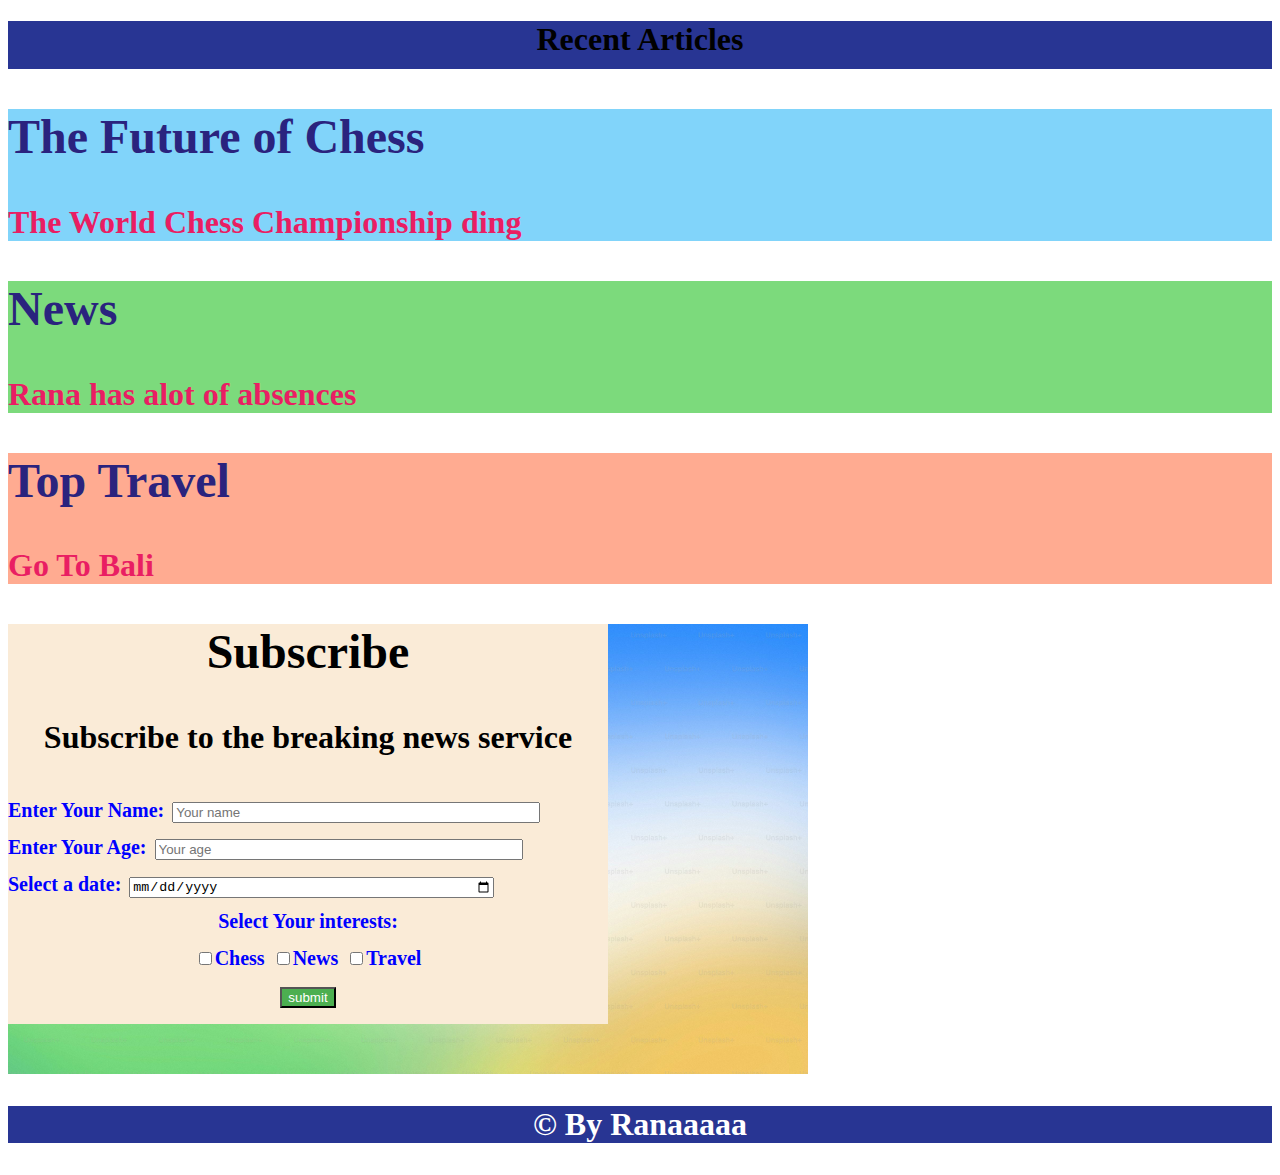
<file: task4/index.html>
<!DOCTYPE html>
<html>
    <head>
        <title>task</title>
        <meta charset="utf-8">
        <link rel="stylesheet" href="index.css">
    </head>
    <body>
<h1 class="header">Recent Articles<h1>
    <div class="first">
    <h2 style="color:#2A237E">The Future of Chess</h2>
    <p>The World Chess Championship ding</p>
</div>
<div class="second">
    <h2 style="color:#2A237E">News</h2>
    <p>Rana has alot of absences</p>
</div>
<div class="third">
    <h2 style="color:#2A237E">Top Travel</h2>
    <p>Go To Bali</p>
</div>
<div class="fourth">

    <form>
        <h2><center>Subscribe</center></h2>
        <p><center>Subscribe to the breaking news service</center></p>
    <label >Enter Your Name:</label>
        <input type="text" placeholder="Your name" class="name">
        <br>
        <label>Enter Your Age:</label>
        <input type="number" placeholder="Your age" class="age">
        <br>
        <label>Select a date:</label>
        <input type="date" class="date">
        <center>
        <label>Select Your interests:</label>
        <br>
     
        <input type="checkbox" class="same"><label>Chess</label>
        <input type="checkbox" class="same"><label>News</label>
        <input type="checkbox" class="same"><label>Travel</label>
        <br>
        <input type="submit" value="submit" class="finish">
        </center>
           
   
    </form>
</div>

<footer>
 <p>&copy; By Ranaaaaa</p> 
</footer>

    </body>
</html>
</file>
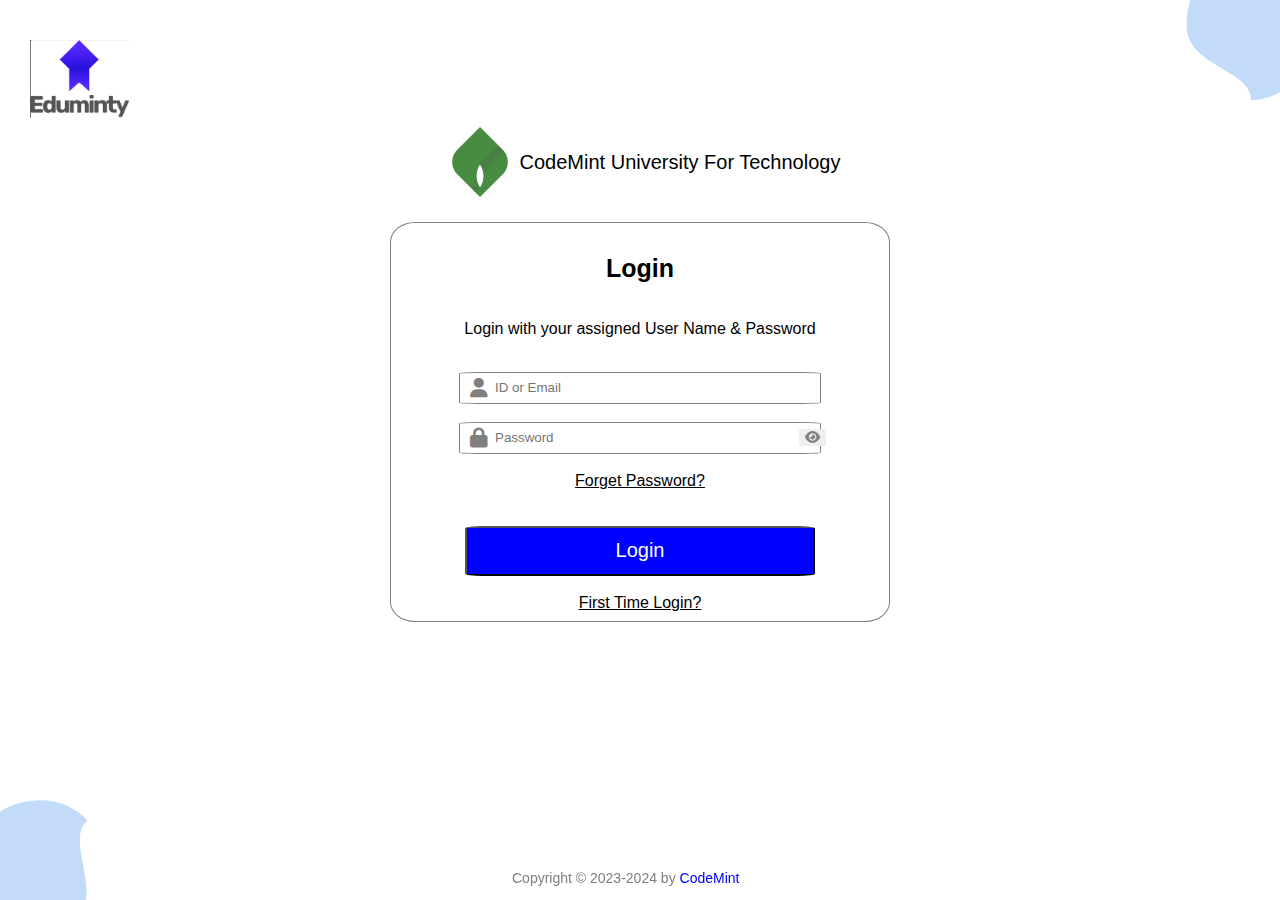
<file: task7/index.html>
<!DOCTYPE html>
<html>
    <head>
        <meta chsrset="utf-8">
        <title>page1</title>
        <link rel="stylesheet" href="index.css">
          <link rel="stylesheet" href="https://cdnjs.cloudflare.com/ajax/libs/font-awesome/6.0.0-beta3/css/all.min.css">
          <link rel="stylesheet" href="https://cdnjs.cloudflare.com/ajax/libs/font-awesome/6.0.0-beta3/css/all.min.css">
          <link href="https://cdnjs.cloudflare.com/ajax/libs/font-awesome/6.0.0-beta3/css/all.min.css" rel="stylesheet">
    </head>
    <body>
        <img src="login-top-right-shape (1).svg" width="100px" height="100px" class="photo-right">
        <div class="logo">
        <img src="logo.png" alt="problem in logo" width="100px" heigh="100px">
       </div>
       <div class="container">
        <img src="mint-logo.png" alt="problem in mint-logo" width="80px" height="80px">
        <p class="uni-name">CodeMint University For Technology</p>
    </div>
    <div class="section">
        <div class="input-section" width="350px">
            <h2 class="login">Login</h2>
            <p>Login with your assigned User Name & Password</p>
            <br>
            <div class="email-section">
                <i class="fas fa-user" id="icon"></i>  
        <input type="email" placeholder="ID or Email" class="email-input" required>    
</div>
        <br>
      <div class="pass-section">
        <i class="fas fa-lock"></i>
        <input type="password" placeholder="Password" class="pass-input" required>
     <button id="eye"> <i class="fa-solid fa-eye" ></i></button>  
        </div>
        
        <br>
       <a href="" class="forget-pass" >Forget Password?</a>
       <br>
       <br>
       <input type ="button" value="Login" class="log-button"></input>
      <br>
       <a href="" class="log-link" >First Time Login?</a>

       
       </div></div>
       <footer>
        <p class="end">Copyright &copy; 2023-2024 by <a href="" >CodeMint</a></p>
       </footer>
       <img src="login-bottom-left-shape (1).svg" width="100px" height="100px" class="photo-left">
    </body>
</html>
</file>
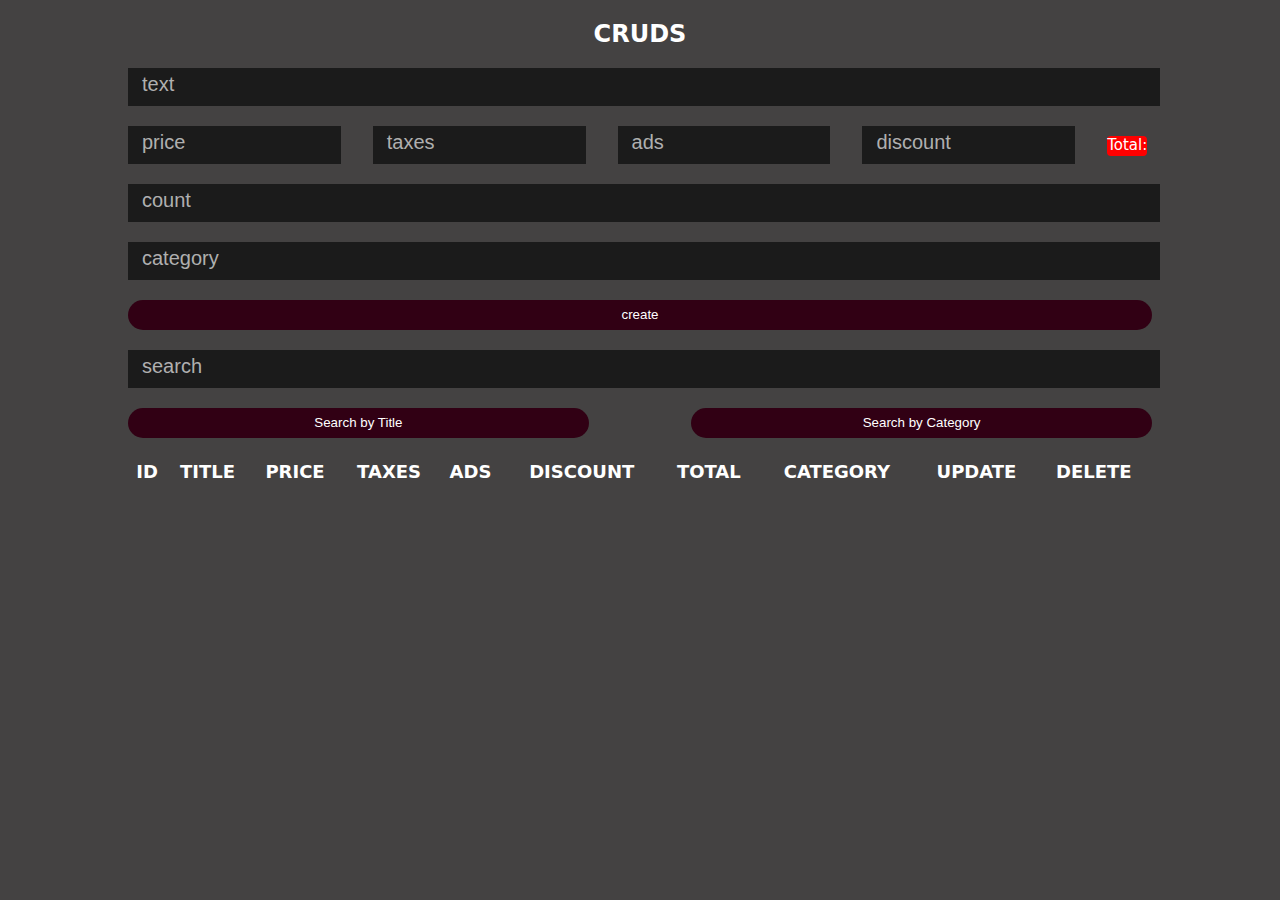
<file: task1-js/try.html>
<!DOCTYPE html>
<html>
    <head>
        <title>practice</title>
        <script src="try.js" defer></script>
        <link rel="stylesheet" href="try.css">
    </head>
    <body>
        <div class="crud">
        <h2 style="text-align:center">CRUDS</h2>
        <div id="input-section">
<input type="text" placeholder="text" id="title">
<div class="price">
<input type="number" placeholder="price" id="price" onkeyup='getTotal()' >
<input type="number" placeholder="taxes" id="tax" onkeyup='getTotal()'>
<input type="number" placeholder="ads" id="ads" onkeyup='getTotal()'>
<input type="number" placeholder="discount" id="discount" onkeyup='getTotal()'>
<small id="total"></small>
</div>
<input type="text" placeholder="count" id="count">
<input type="text" placeholder="category" id="category">
<button id="submit">create</button>
</div>
<div class="output">
    <div class="searchBlock">
        <input type="text" placeholder="search" id="search" onkeyup="searchData(this.value)">
        <div class="btn">
        <button id="searchTitle" onclick="search(this.id)">Search by Title</button>
        <button id="searchCategory"onclick="search(this.id)">Search by Category</button>
        </div>
    </div>
</div>
<div id="deleteAll">
    
</div>
<table>
    <tr>
        <th>ID</th>
        <th>TITLE</th>
        <th>PRICE</th>
        <th>TAXES</th>
        <th>ADS</th>
        <th>DISCOUNT</th>
        <th>TOTAL</th>
        <th>CATEGORY</th>
        <th>UPDATE</th>
        <th>DELETE</th>
    </tr>
    <tbody id="tbody">
   
    </tbody>
</table>
</div>

    </body>
</html>
</file>
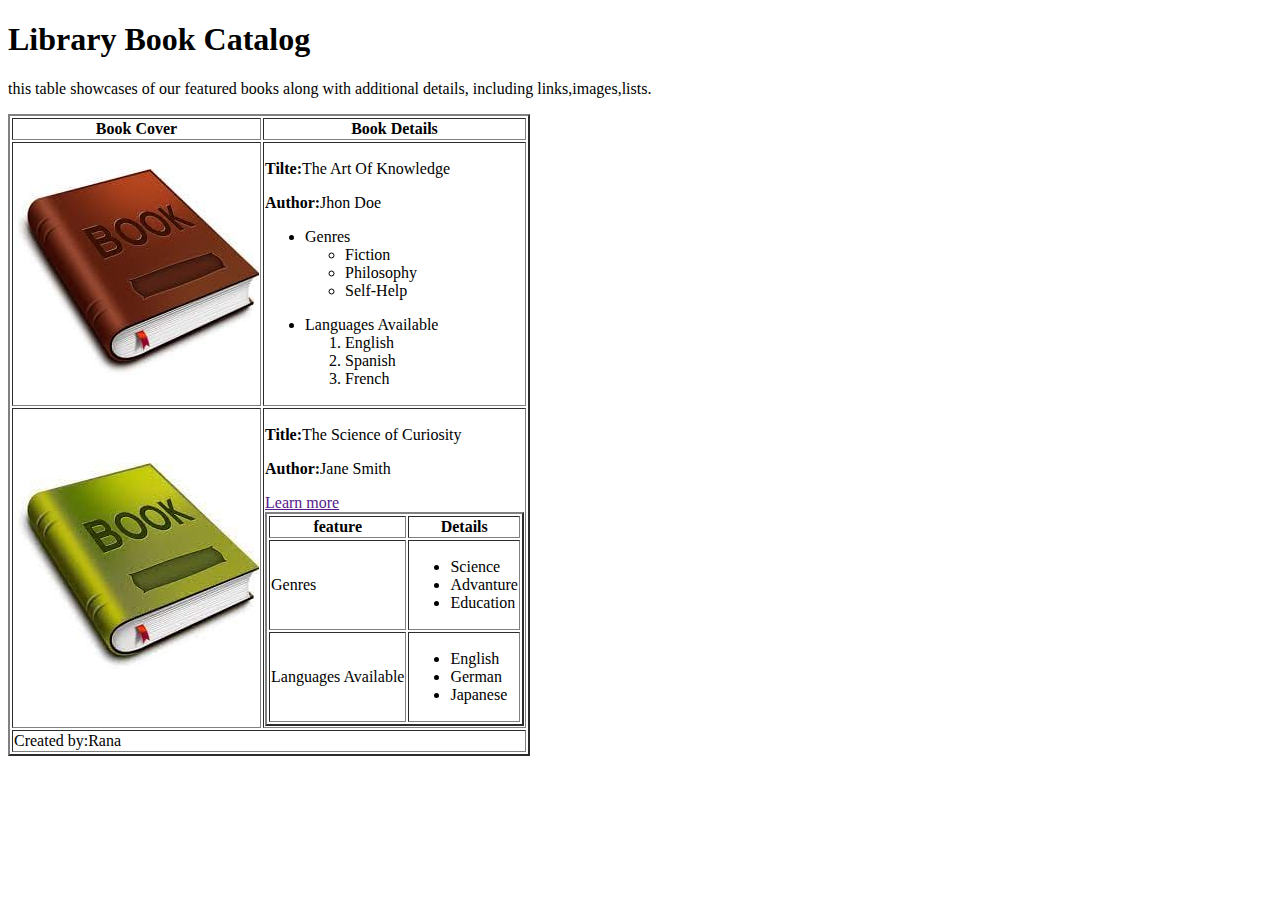
<file: task1/task.html>
<!DOCTYPE html>
<html>
    <head>
<meta charset="utf-8">
<title>task</title>

    </head>
    <body>
<h1>Library Book Catalog</h1>
<p>this table showcases of our featured books along with additional details, including links,images,lists.</p>
<table border="2">
  <header>
    <tr>
        <th>Book Cover</th>
        <th>Book Details</th>
    </tr>
  </header>
  <tbody>
    <tr>
      <td>
        <img src="photo.jpeg" alt="problem in photo">
      </td>
      <td>
        <p><strong>Tilte:</strong>The Art Of Knowledge</p>
        <p><strong>Author:</strong>Jhon Doe</p>
        <ul>
            <li>Genres</li>
        <ul>
                <li>Fiction</li>
                <li>Philosophy</li>
                <li>Self-Help</li>
        </ul>
        </ul>
        <ul>
            <li>Languages Available</li>
        <ol>
            <li>English</li>
            <li>Spanish</li>
            <li>French</li>
        </ol>
        </ul>
      </td>  
    </tr>
    <tr>
        <td>
            <img src="photo2.jpeg" alt="problem in photo2">
        </td>
        <td>
            <p><strong>Title:</strong>The Science of Curiosity</p>
            <p><strong>Author:</strong>Jane Smith</p>
            <a href="">Learn more</a>
            <table border="2">
                <header>
                    <tr>
                        <th>feature</th>
                        <th>Details</th>
                    </tr>
                </header>
                <tbody>
                 <tr>
                    <td>Genres</td>
                    <td>
                        <ul>
                            <li>Science</li>
                            <li>Advanture</li>
                            <li>Education</li>
                        </ul>
                    </td>
                 </tr>
                 <tr>
                    <td>Languages Available</td>
                    <td>
                        <ul>
                            <li>English</li>
                            <li>German</li>
                            <li>Japanese</li>
                        </ul>
                    </td>
                 </tr>   
                </tbody>
             </tbody>
            </table>
        </td>
    </tr>
 <footer>
    <tr>
        <td colspan="2">Created by:Rana</td>
        
    </tr>
 </footer>
</table>
    </body>
</html>
</file>
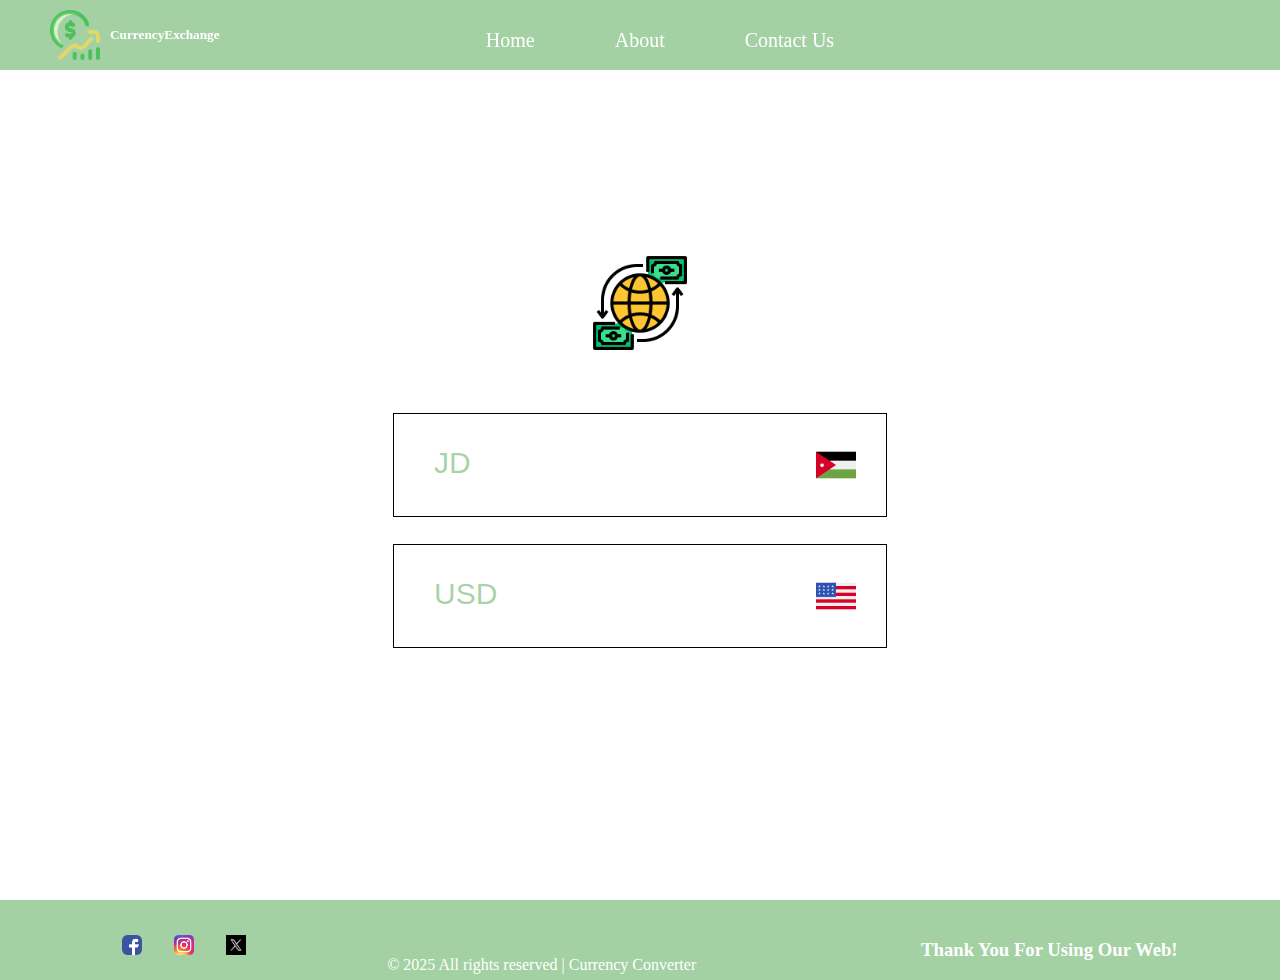
<file: task2-js/try.html>
<!DOCTYPE html>
<html>
    <head>
        <title>try</title>
        <meta charset="utf-8">
        <script src="try.js" defer></script>
        <link  rel="stylesheet"  href="try.css">

    </head>
    <nav>
        <img src="stock-exchange-app (1).png" class="logo">
        <h5 class="title">CurrencyExchange</h5>
        <ul>
            <li>Home</li>
            <li>About</li>
            <li>Contact Us</li>
        </ul>
    </nav>
    <body>
        <div class="change">
            <img src="exchange-rate.png" width="100px" height="100px" class="photo">
            <div class="input">
    <input type="number" placeholder="JD" id="dinar">
    <img src="jordan.png" width="40px" height="40px">
    </div>
    <br>
    <div class="input">
    <input type="number" placeholder="USD" id="dollar">
    <img src="united-states-of-america.png" width="40px" height="40px">
    </div>
    </div>
    <footer>
    
        
        <div class="platforms">
            <img src="facebook.png" width="20px" height="20px">
            <img src="instagram.png" width="20px" height="20px">
            <img src="x.png" width="20px" height="20px">
            
        </div>
        <p class="copyright">© 2025 All rights reserved | Currency Converter</p>
        <h3>Thank You For Using Our Web!</h3>
    </footer>
     </body>
   
</html>
</file>
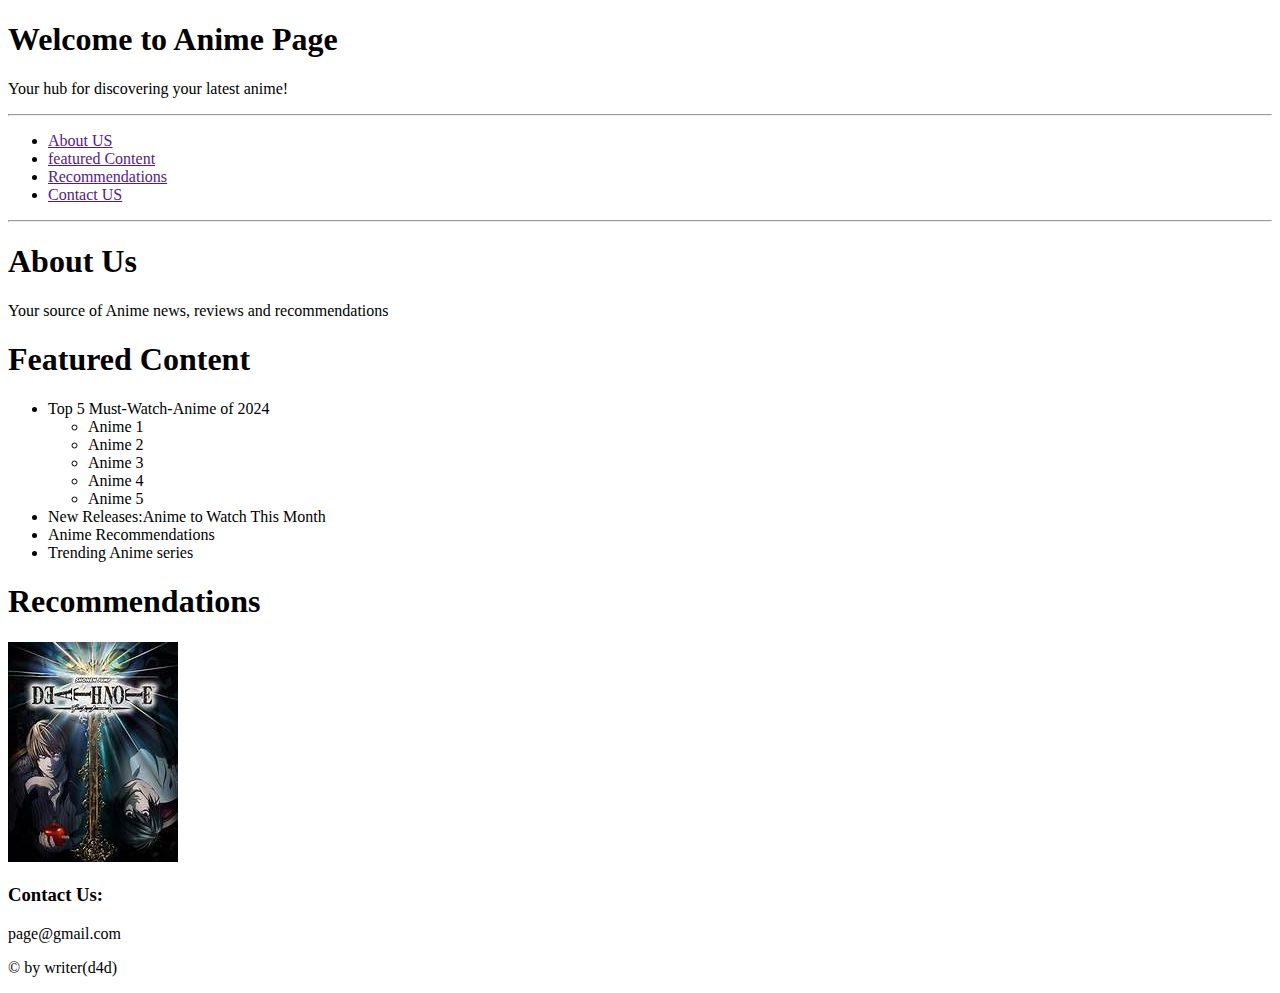
<file: task2/task2(page1).html>
<!DOCTYPE html>
<html>
<head>
 <meta charset="utf-8">
 <title>page1</title>
</head>
<body>
 <h1>Welcome to Anime Page</h1>
 <p>Your hub for discovering your latest anime!</p>
 <hr>
 <ul>
    <li>
        <a href="">About US</a>
    </li>
    <li>
        <a href="">featured Content</a>
    </li>
    <li>
        <a href="">Recommendations</a>
    </li>
    <li>
        <a href="">Contact US</a>
    </li>
 </ul>
 <hr>
 <h1>About Us</h1>
 <p>Your source of Anime news, reviews and recommendations</p>
 <h1>Featured Content</h1>
 <ul>
    <li>Top 5 Must-Watch-Anime of 2024</li>
 
 <ul>
   <li>Anime 1</li>
   <li>Anime 2</li>
   <li>Anime 3</li>
   <li>Anime 4</li>
   <li>Anime 5</li>
 </ul>
<li>New Releases:Anime to Watch This Month</li>
<li>Anime Recommendations</li>
<li>Trending Anime series</li>
</ul>
<h1>Recommendations</h1>
<a href="task2(page2).html" target="blank">
<img src="anime.jpeg">
</a>
<h3>Contact Us:</h3>
<p>page@gmail.com</p>
<p> &copy by writer(d4d)</p>
</body>
</html>
</file>
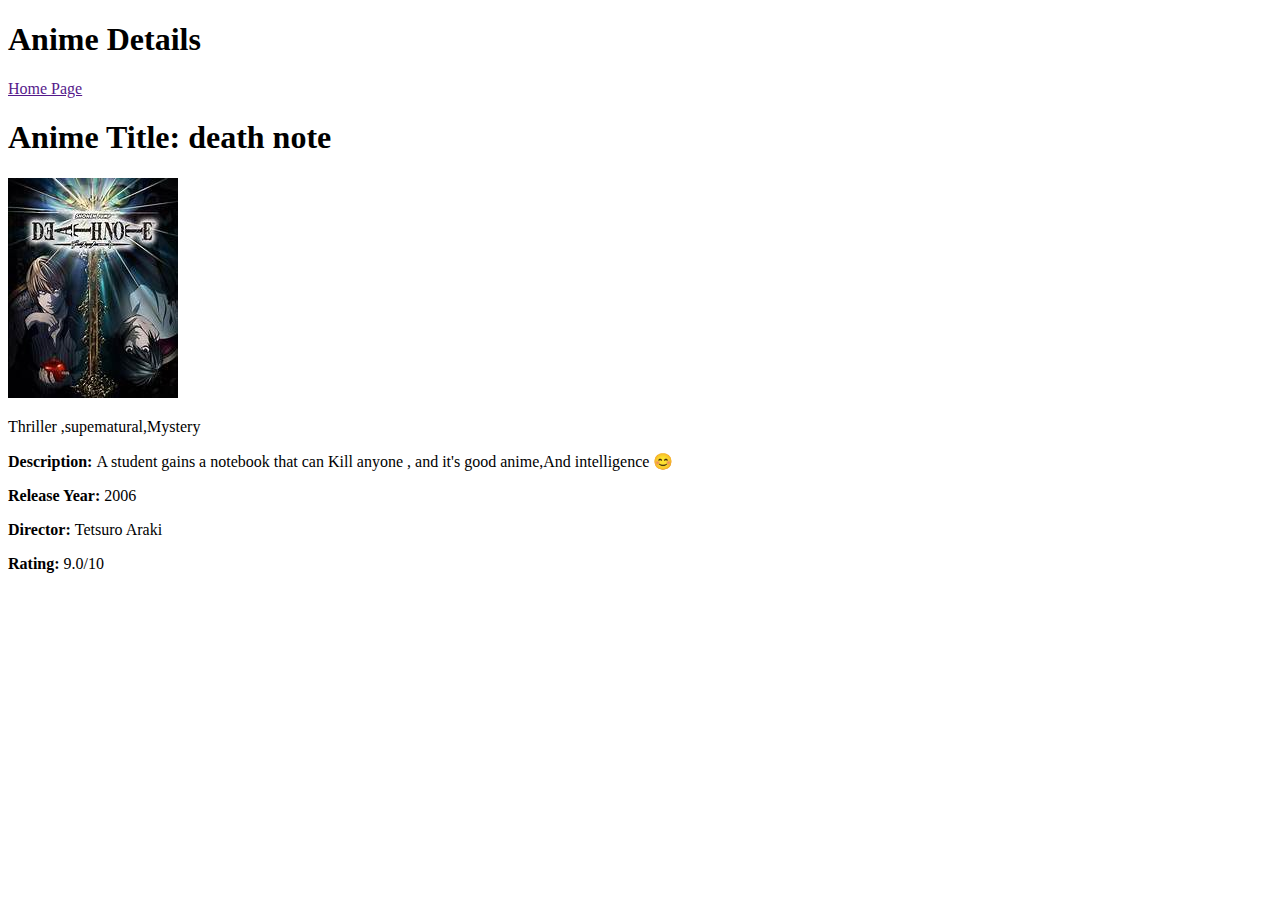
<file: task2/task2(page2).html>
<!DOCTYPE html>
<html>
<head>
 <meta charset="utf-8">
 <title>page2</title>
</head>
<body>
 <h1>Anime Details</h1>
 <a href="">Home Page</a>
 <h1>Anime Title: death note</h1>
 <img src="anime.jpeg">
 <p>Thriller ,supematural,Mystery</p>
 <p><strong>Description: </strong>A student gains a notebook that can Kill anyone , and it's good anime,And intelligence  &#x1F60A;</p>
 <p><strong>Release Year: </strong>2006</p>
 <p><strong>Director: </strong>Tetsuro Araki</p>
 <p><strong>Rating: </strong>9.0/10</p>
</body>
</html>
</file>
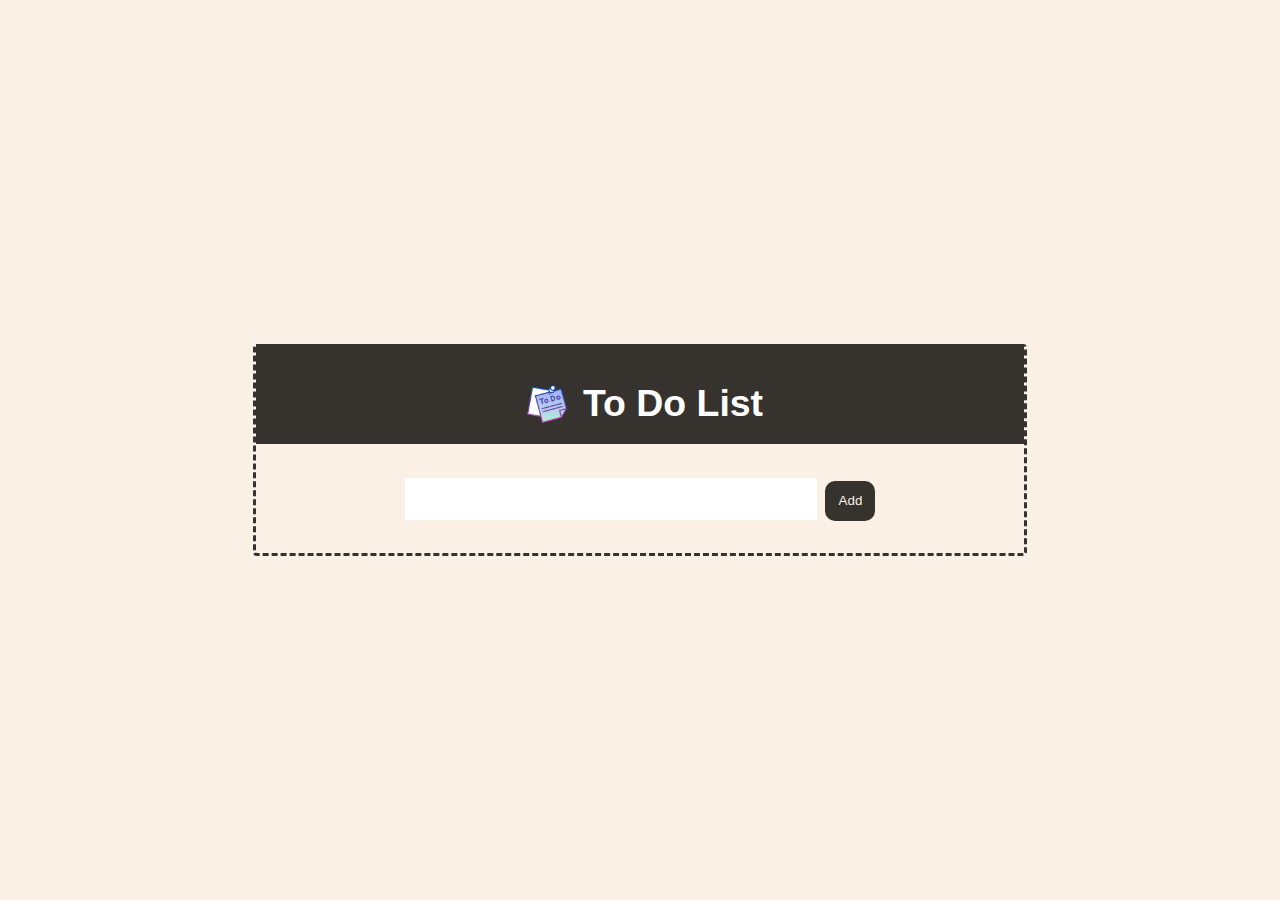
<file: task3-js/task.html>
<!DOCTYPE html>
<html>
    <head>
        <meta charset="utf-8">
        <title>To Do List</title>
        <link rel="stylesheet" href="task.css">
        <script src="task.js" defer></script>
    </head>
    <body>
    <div class="list">
        <div class="title">
            <img src="sticky-note.png" alt="sticky-note" width="40px" height="40px">
   <h3>To Do List</h3>
   </div>
<div class="create-section">
   <input type="text" id="input">
   <button id="create" >Add</button>
   </div>
   <div id="outputSection">
   </div>
   <!--first-->
 
    </div>
    </body>
</html>
</file>
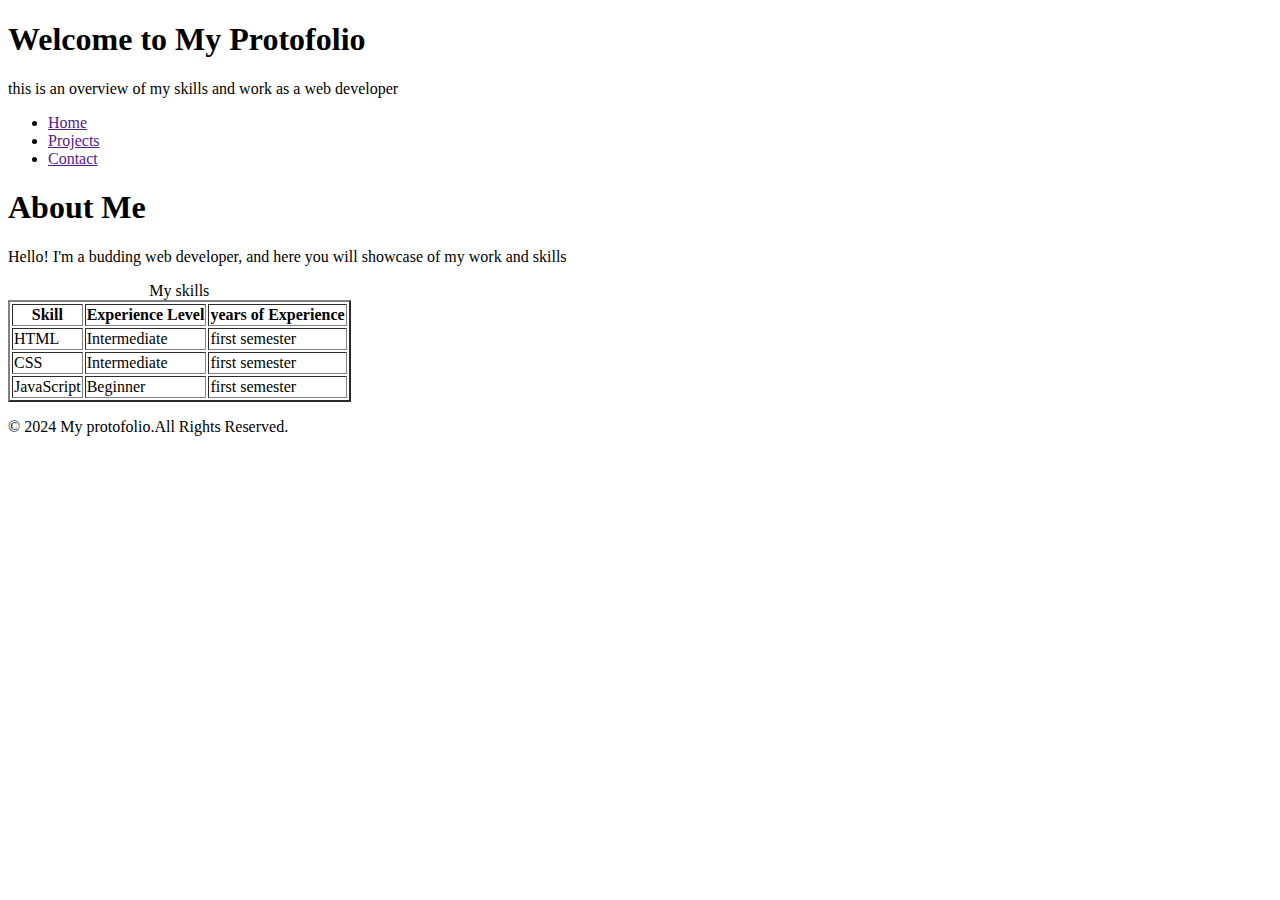
<file: task3/page1.html>
<!DOCTYPE html>
<html>
    <head>
<meta charset="utf-8">
<title>task</title>
    </head>
    <body>
<h1>Welcome to My Protofolio</h1>
<p>this is an overview of my skills and work as a web developer</p>
<ul>
    <li> <a href="">Home</a></li>
    <li><a href="">Projects</a></li>
    <li><a href="">Contact</a></li>
</ul>
<h1>About Me</h1>
<p>Hello! I'm a budding web developer, and here you will showcase of my work and skills</p>
<table border="2">
<caption>My skills</caption>
<tr>
    <th>Skill</th>
    <th>Experience Level</th>
    <th>years of Experience</th>
</tr>
<tr>
    <td>HTML</td>
    <td>Intermediate</td>
    <td>first semester</td>
</tr>
<tr>
    <td>CSS</td>
    <td>Intermediate</td>
    <td>first semester</td>
</tr>
<tr>
    <td>JavaScript</td>
    <td>Beginner</td>
    <td>first semester</td>
</tr>
</table>
<p>&copy; 2024 My protofolio.All Rights Reserved.</p>
    </body>
</html>
</file>
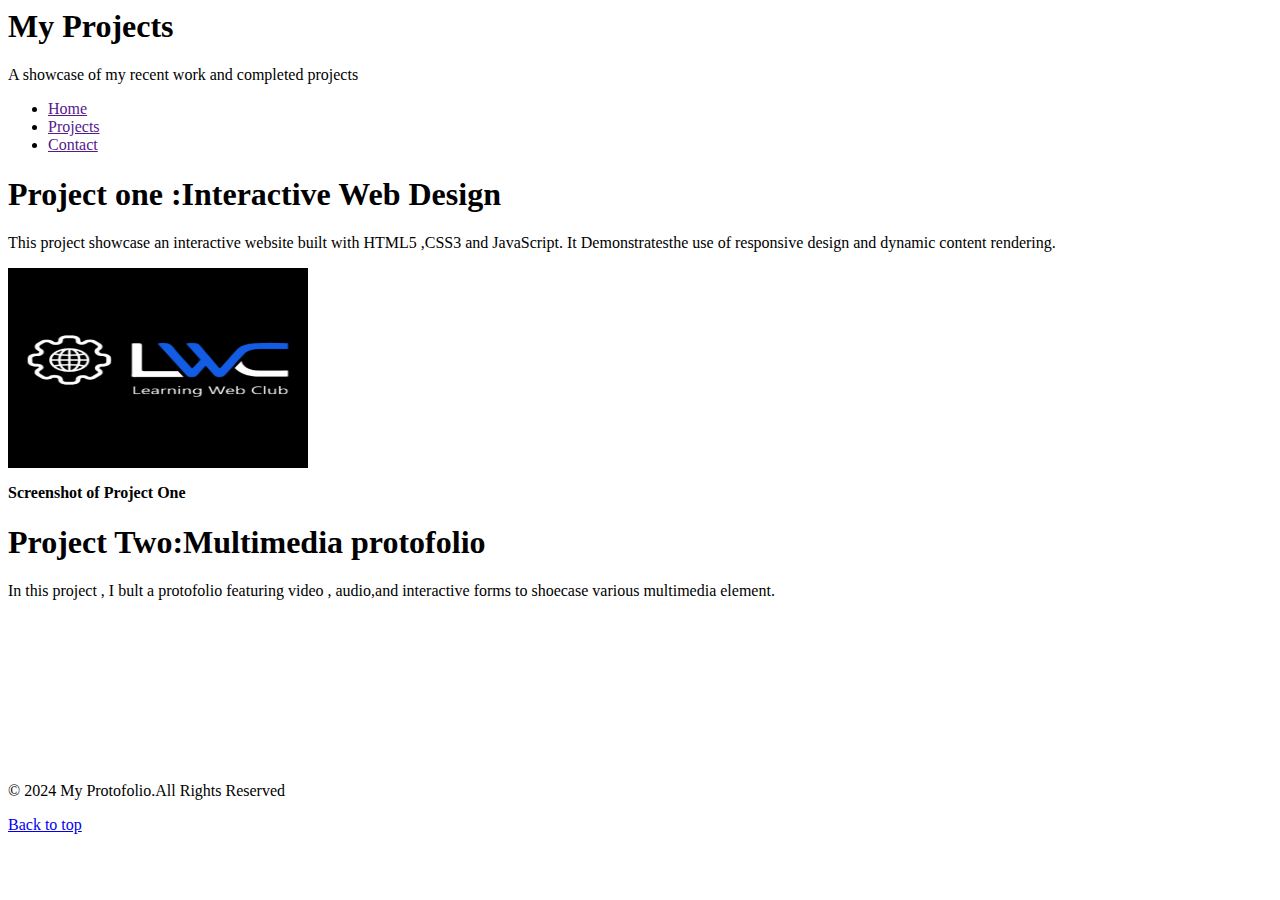
<file: task3/page2.html>
<html>
    <head>
        <title>page2</title>
    </head>
    <body>
        <h1>My Projects</h1>
        <p>A showcase of my recent work and completed projects</p>
        <ul>
            <li><a href="">Home</a></li>
            <li><a href="">Projects</a></li>
            <li><a href="">Contact</a></li>
        </ul>
            <h1>Project one :Interactive Web Design</h1>
            <p>This project showcase an interactive website built with HTML5 ,CSS3 and JavaScript. It Demonstratesthe use of responsive design and dynamic content rendering.</p>
      <img src="LWC.png" width="300px" height="200px">
      <p ><strong>Screenshot of Project One</strong></p>
      <h1>Project Two:Multimedia protofolio</h1>
      <p>In this project , I bult a protofolio featuring video , audio,and interactive forms to shoecase various multimedia element.</p>
      <video src=""></video>
      <p> &copy; 2024 My Protofolio.All Rights Reserved</p>
      <a href="#">Back to top</a>
    </body>
</html>
</file>
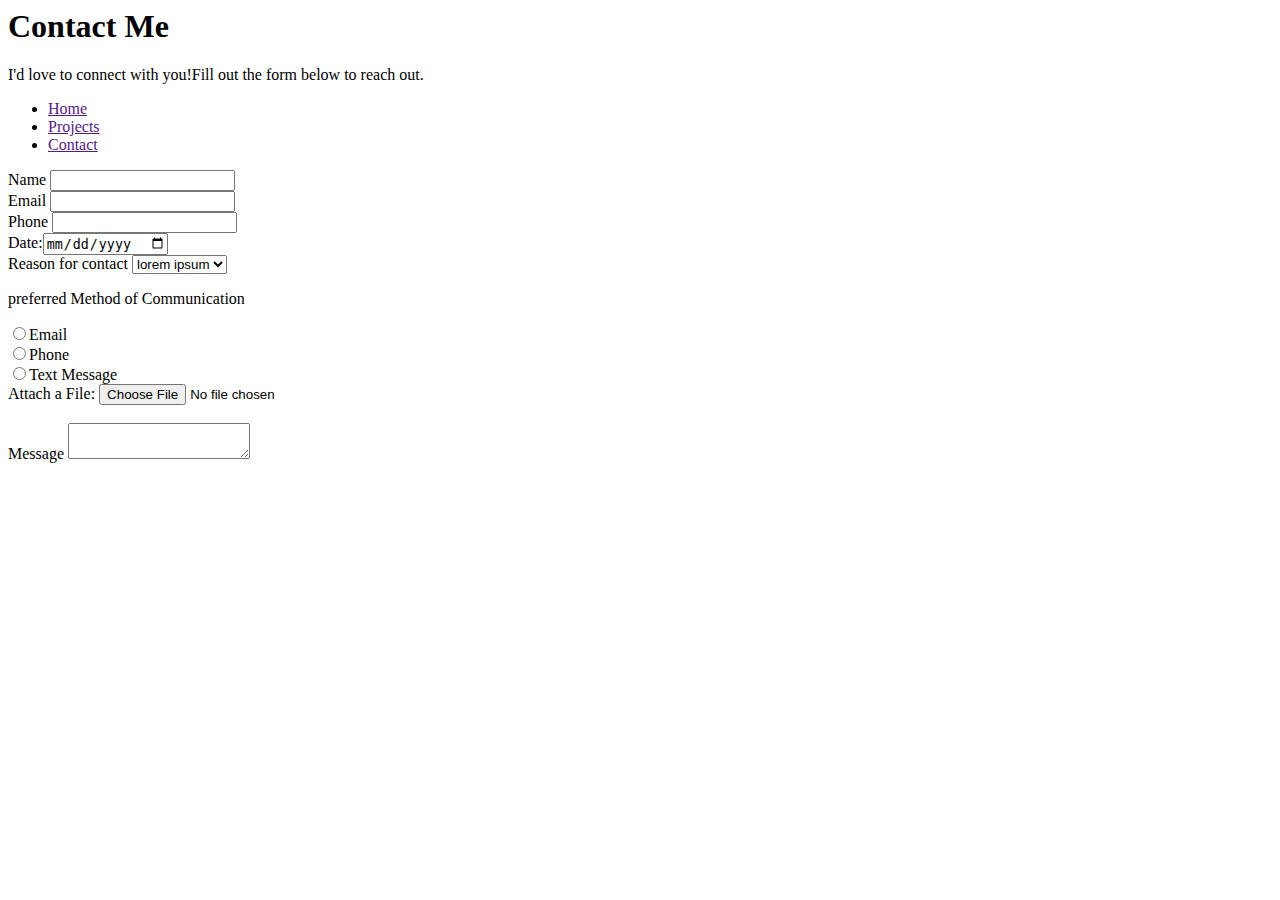
<file: task3/page3.html>
<html>
    <head>
        <title>page3</title>
    </head>
    <body>
        <h1>Contact Me</h1>
        <p>I'd love to connect with you!Fill out the form below to reach out.</p>
        <ul>
            <li><a href="">Home</a></li>
            <li><a href="">Projects</a></li>
            <li><a href="">Contact</a></li>
        </ul>
        <form>
          <label>Name</label>  <input type="text">
          <br>
          <label>Email</label> <input type="email">
          <br>
          <label>Phone</label> <input type="number">
          <br>
          <label>Date:</label><input type="Date">
          <br>
          <label>Reason for contact</label>
          <select>
            <option>lorem ipsum</option>
            <option>lorem ipsum</option>
            <option>lorem ipsum</option>
          </select>
        </form>
        <p>preferred Method of Communication</p>
        <form>
            <input type="radio" name="same">Email 
            <br>
            <input type="radio" name="same">Phone 
            <br>
            <input type="radio" name="same">Text Message
            <br>
           <label>Attach a File:</label> <input type="file">
           <br>
           <br>
          <label>Message</label>
          <textarea></textarea>
        </form>
    </body>
</html>
</file>
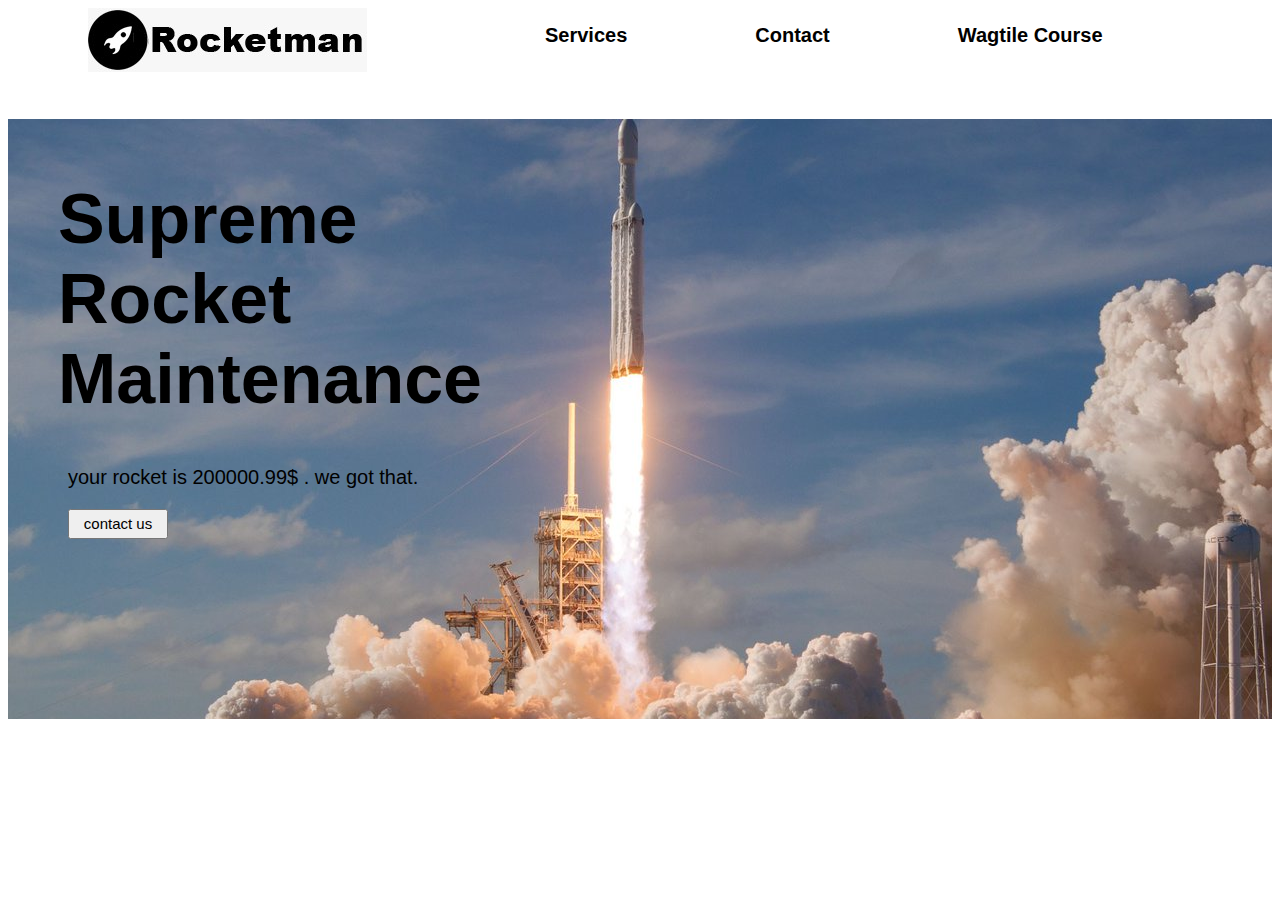
<file: task5/firstTask.html>
<!DOCTYPE html>
<html>
    <head>
        <title>Rocket</title>
        <meta charset="utf-8">
        <link rel="stylesheet" href="firstTask.css">

        
    </head>
    <body>
<nav>
    <img src="logo2.png" alt="problem in logo" class="logo">
    <ul class="bar">
        <li class="one">Services</li>
        <li class="two">Contact</li>
        <li class="three">Wagtile Course</li>
        </li>
    </ul>
</nav>
<section>
    <h1 >Supreme Rocket Maintenance</h1>
    <p>your rocket is 200000.99$ . we got that.
    </p>
    <input type="button" value="contact us">
</section>
    </body>
</html>
</file>
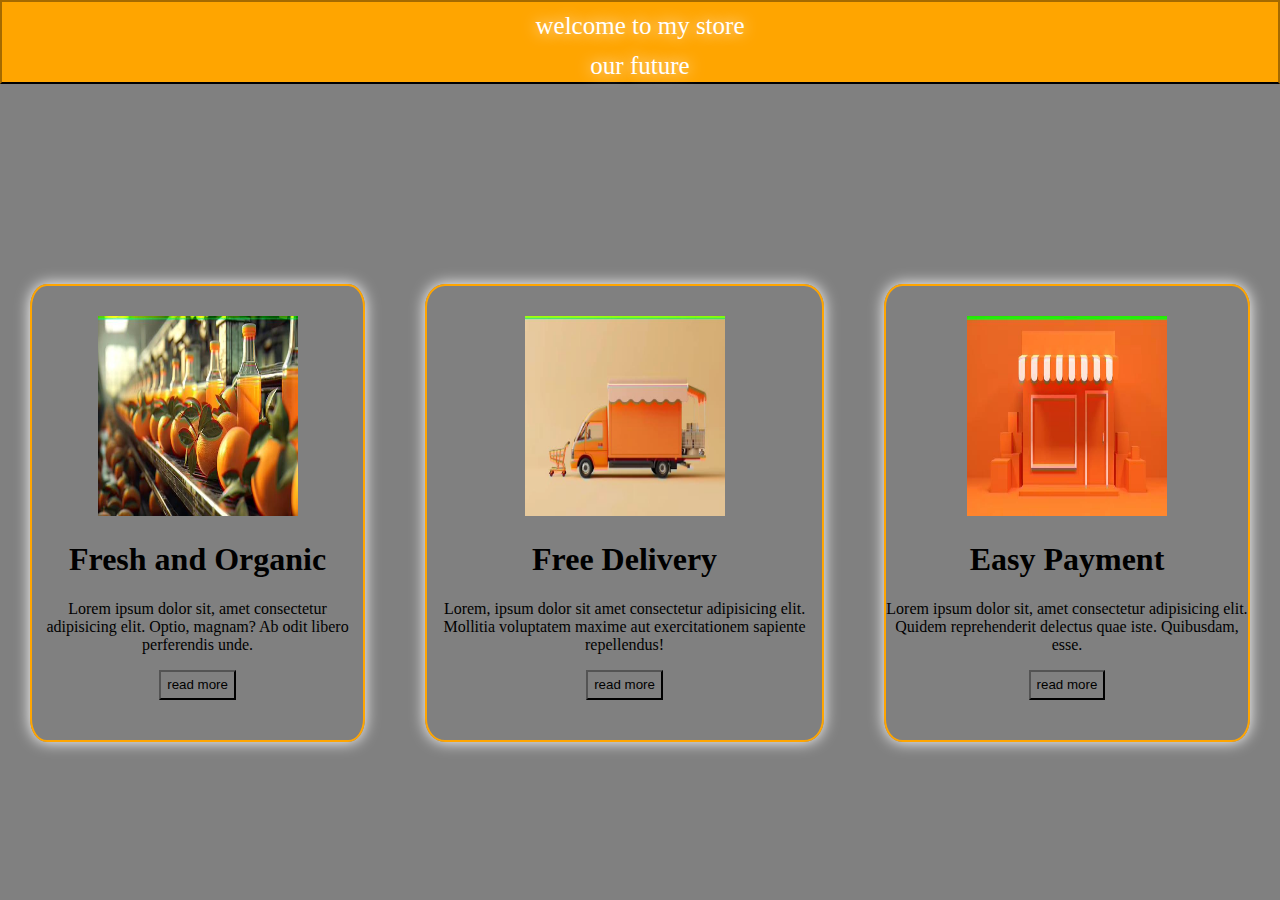
<file: task6/secondTask.html>
<!DOCTYPE html>
<html>
    <head>
<meta charset="utf-8">
<title>Store</title>
<link rel="stylesheet" href="secondTask.css">
    </head>
    <body>
 <nav >
    <p class="title">welcome to my store </p>
     <p class="title">our future</p> 
   
 </nav>
 <section>
    <div class="one">
        <img src="photo3.jpeg" width="200px" height="200px">
        <h1>Fresh and Organic</h1>
        <p >Lorem ipsum dolor sit, amet consectetur adipisicing elit. Optio, magnam? Ab odit libero perferendis unde.</p>
        <input type="button" value="read more" class="button">
    </div>
    <div class="two">
        <img src="photo2.jpeg" width="200px" height="200px" >
        <h1>Free Delivery</h1>
        <p>Lorem, ipsum dolor sit amet consectetur adipisicing elit. Mollitia voluptatem maxime aut exercitationem sapiente repellendus!
        </p>
        <input type="button" value="read more" class="button">
    </div>
    <div class="three">
       <img src="photo1.jpeg" width="200px" height="200px">
       <h1>Easy Payment</h1>
       <p>Lorem ipsum dolor sit, amet consectetur adipisicing elit. Quidem reprehenderit delectus quae iste. Quibusdam, esse.</p>
       <input type="button" value="read more" class="button">
    </div>
 </section>
    </body>
</html>
</file>
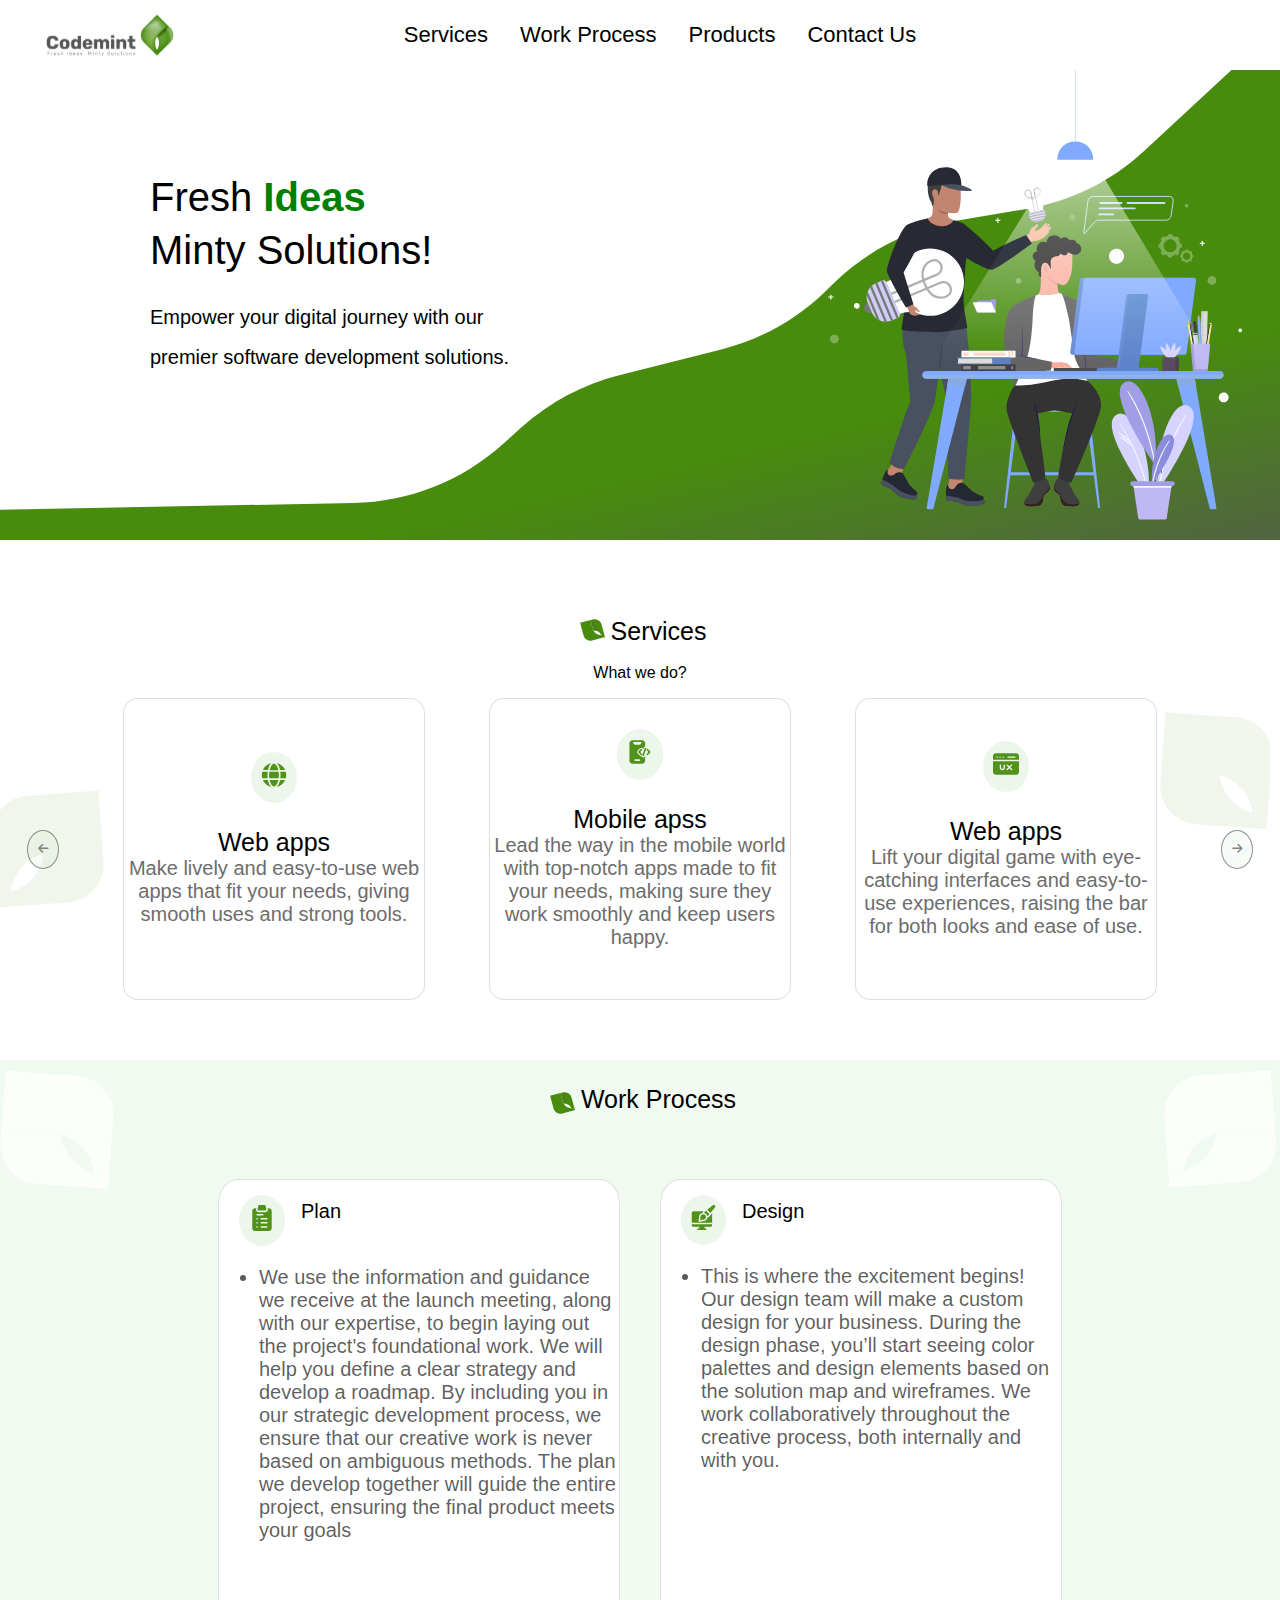
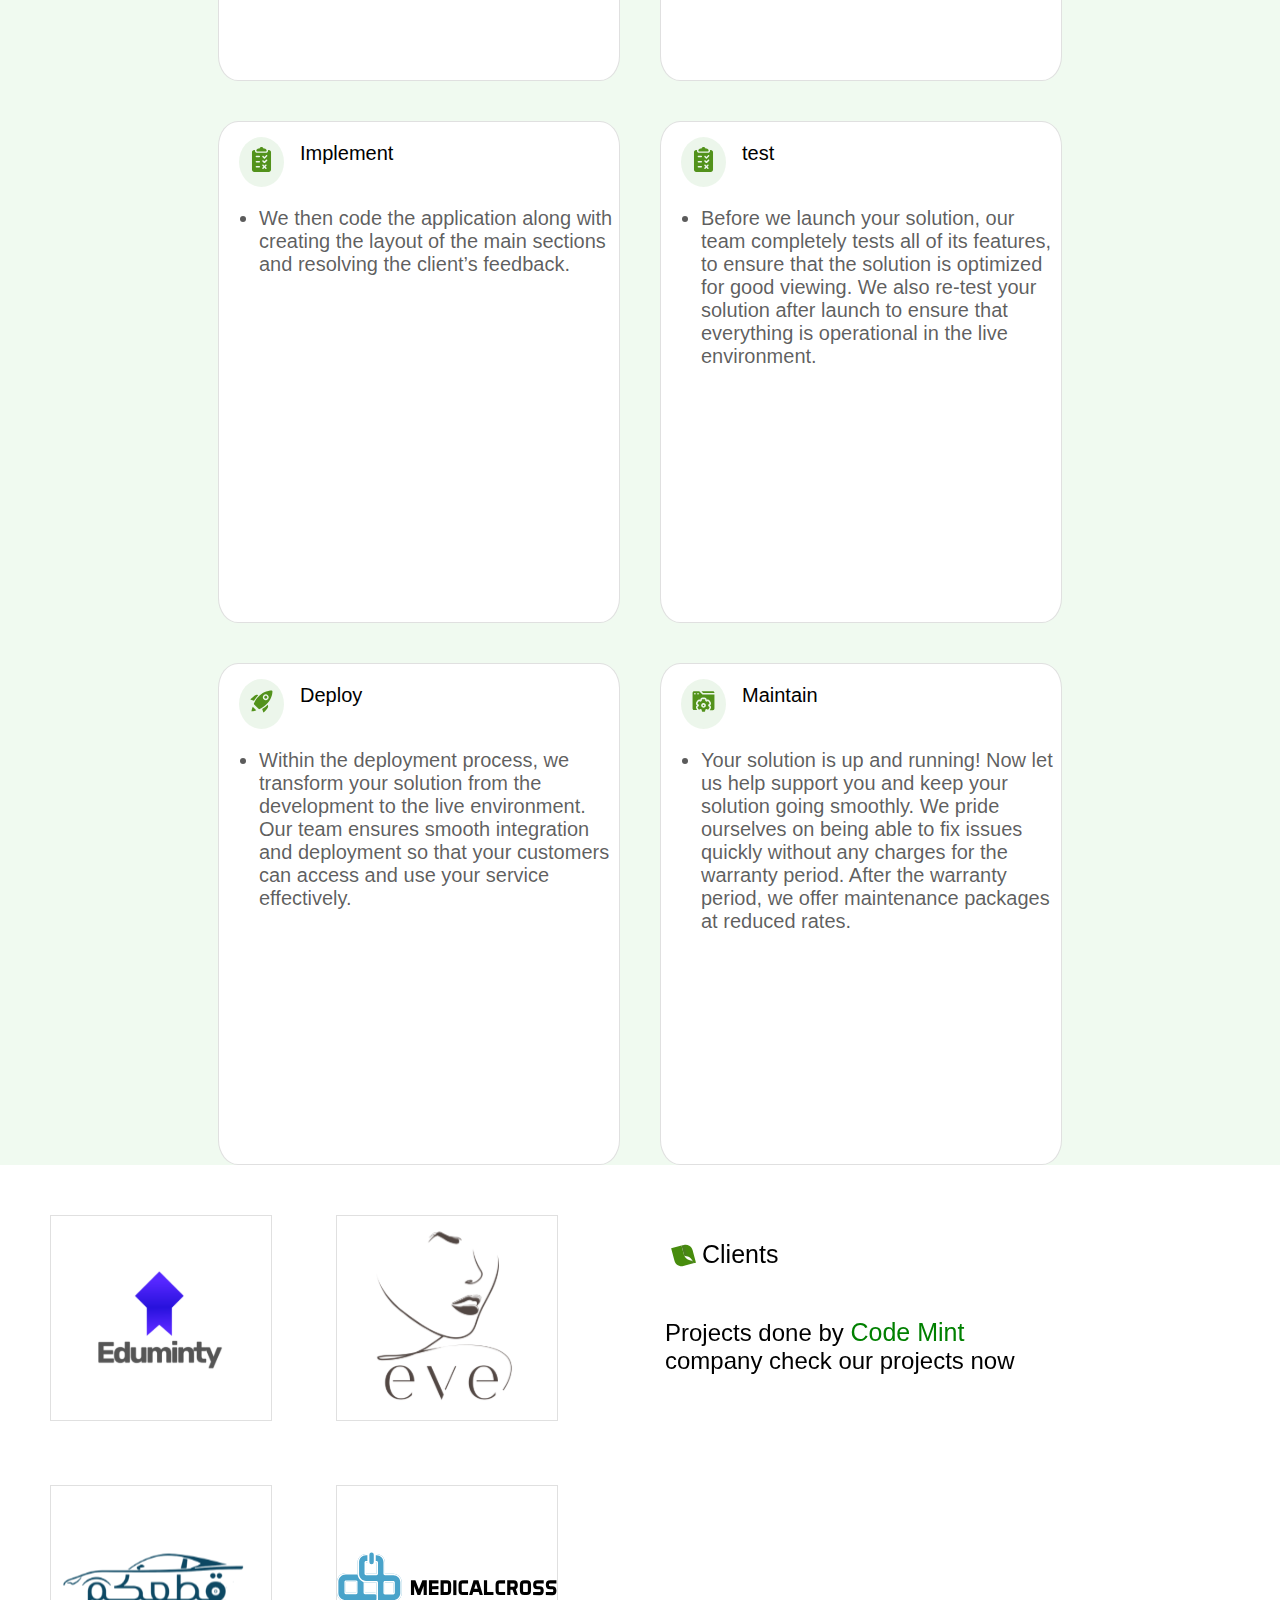
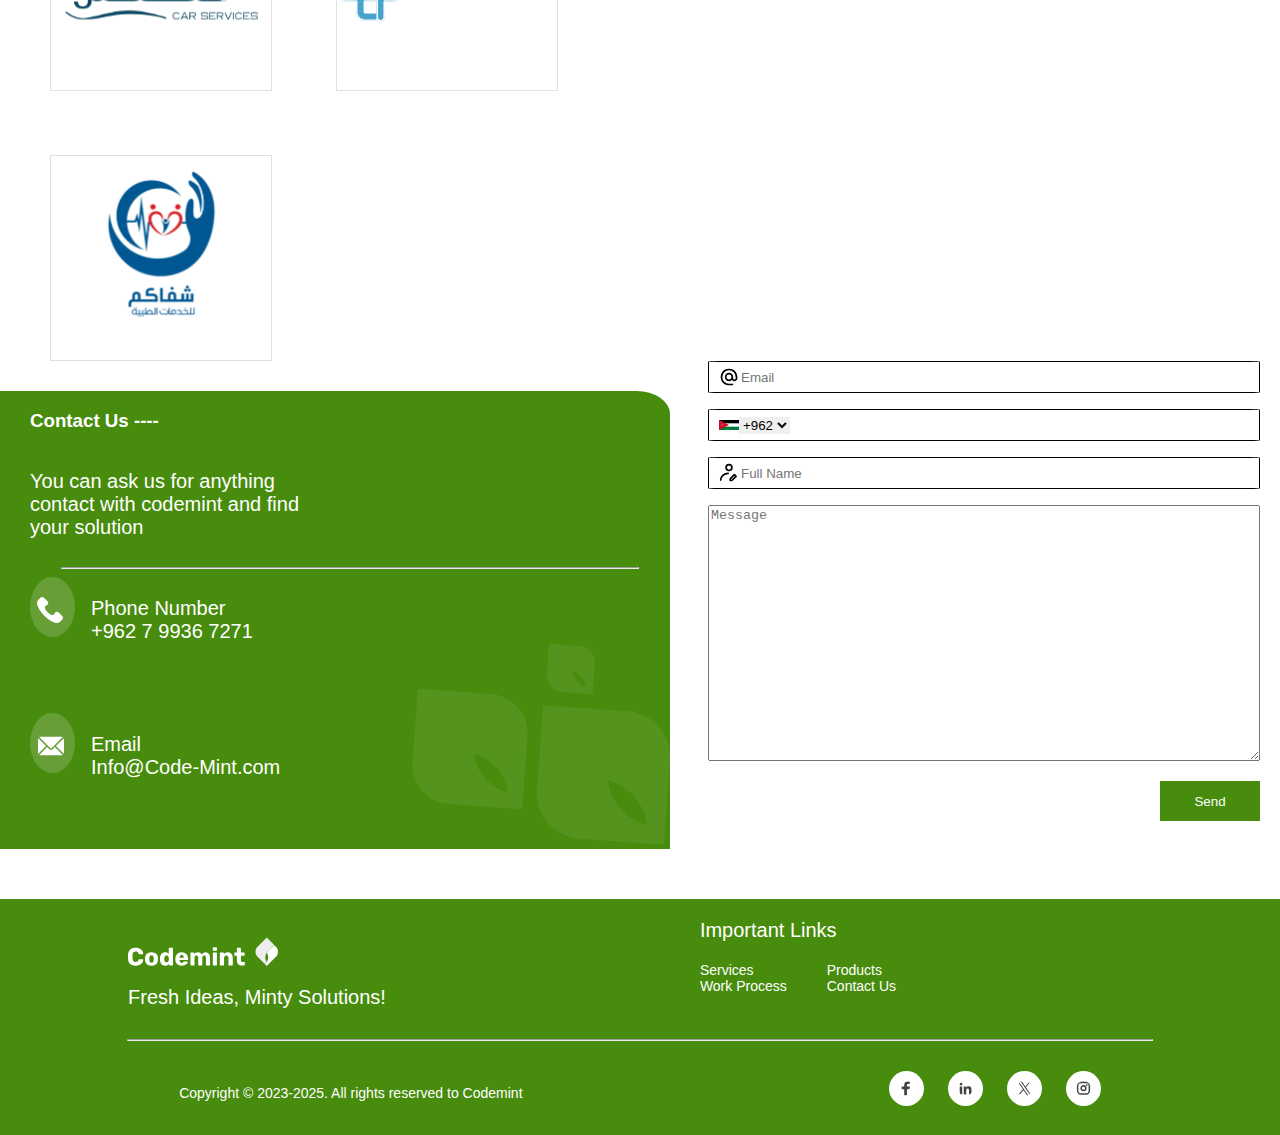
<file: task8/project.html>
<!DOCTYPE html>
<html>
    <head>
<meta charset="utf-8">
<link rel="icon" type="image/png" href="mint.png">
<title>Code Mint</title>

<link rel="stylesheet" href="project.css">


<link href="https://cdnjs.cloudflare.com/ajax/libs/font-awesome/6.0.0-beta3/css/all.min.css" rel="stylesheet">

    </head>
    <body>
        <nav>
            <img src="normal-full-logo.svg" class="logo">
            <ul>
                <li><a href="#section">Services</a></li>
                <li><a href="#work-process">Work Process</a></li>
                <li><a href="">Products</a></li>
                <li><a href="#information">Contact Us</a></li>
            </ul>
        </nav>
        <div class="container">
            <div class="text">
                <h1 class="title">
                    Fresh <strong style="color:green">Ideas</strong>
                </h1>
                <h1 class="title">
                    Minty Solutions!
                </h1>
             <p>
                Empower your digital journey with our premier software development solutions.
             </p>  
           </div>
            <img src="intro-ill.svg"  height="450px" class="services"> 
        </div>
        <section id="section" >
            <span>
            <img src="tilted-logo.svg" class="mint">
            <h3> Services</h3>
            </span>
            <p>What we do?</p>
            <div class="cards">
                <i class="fa fa-arrow-left" id="arrow"></i>
            <div class="card">
                <li class="icons">
                <img src="web.svg" width="26px" heihgt="26px" >
                </li>
                <h3>Web apps</h3>
                <p>
                    Make lively and easy-to-use web apps that fit your needs, giving smooth uses and strong tools.
                </p>
                
            </div>
            <div class="card">
                <li class="icons">
                <img src="mobile.svg" width="26px" heihgt="26px" >
                </li>
                <h3>Mobile apss</h3>
                <p>
                    Lead the way in the mobile world with top-notch apps made to fit your needs, making sure they work smoothly and keep users happy.
                </p>
            </div>
            <div class="card">
                 <li class="icons">
                <img src="ui-ux.svg" width="26px" heihgt="26px" >
                </li>
                <h3>Web apps</h3>
                <p>
                    Lift your digital game with eye-catching interfaces and easy-to-use experiences, raising the bar for both looks and ease of use.
                </p>
                <img src="services-bottom-left.svg" class="service">
              
            </div>
            <i class="fa fa-arrow-right" id="arrow"></i>
            <img src="services-top-right.svg" class="service2">
            
            <!-- <img src="services-top-right.svg" class="service"> -->
            
            </div>
        </section>
       
        <div id="work-process">
           
            <img src="work-process-top-left.svg" style="position: absolute; top:-30px ; left:-20px", width="200px" , height="200px">
            <img src="work-process-top-right.svg" style="position:absolute ; right:0px ;top:-30px">
            <span class="one">
                <img src="tilted-logo.svg" class="mint" >
                <h3 class="header">Work Process</h3>
                </span>
          <div class="cards1">
            <div class="card1">
                <div class="two">
                    <li class="icons1">
                <img src="plan.svg" width="26px" hiehgt="26px">
                </li>
                <h3>Plan</h3>
                </div>
                <ul>
                    <li>We use the information and guidance we receive at the launch meeting, along with our expertise, to begin laying out the project's foundational work. We will help you define a clear strategy and develop a roadmap. By including you in our strategic development process, we ensure that our creative work is never based on ambiguous methods. The plan we develop together will guide the entire project, ensuring the final product meets your goals</li>
                </ul>
            </div>
            <div class="card1">
                <div class="two">
                    <li class="icons1">
                    <img src="design.svg" width="25px" hiehgt="25px">
                    </li>
                    <h3>Design</h3>
                    </div>
                <ul>
                    <li>This is where the excitement begins! Our design team will make a custom design for your business. During the design phase, you’ll start seeing color palettes and design elements based on the solution map and wireframes. We work collaboratively throughout the creative process, both internally and with you.</li>
                </ul>
            </div>
            <div class="card1">
                <div class="two">
                    <li class="icons1">
                    <img src="test.svg" width="25px" hiehgt="25px">
                    </li>
                    <h3>Implement</h3>
                    </div>
                <ul>
                    <li>We then code the application along with creating the layout of the main sections and resolving the client’s feedback. </li>
                </ul>
               
            </div>
          <div class="card1">
            <div class="two">
                <li class="icons1">
                <img src="test.svg" width="25px" hiehgt="25px">
                </li>
                <h3>test</h3>
                </div>
            <ul>
                <li>Before we launch your solution, our team completely tests all of its features, to ensure that the solution is optimized for good viewing. We also re-test your solution after launch to ensure that everything is operational in the live environment. </li>
            </ul>
        </div>
      <div class="card1">
        <div class="two">
            <li class="icons1">
            <img src="deploy.svg" width="25px" hiehgt="25px">
            </li>
            <h3>Deploy</h3>
            </div>
        <ul>
            <li>Within the deployment process, we transform your solution from the development to the live environment. Our team ensures smooth integration and deployment so that your customers can access and use your service effectively. </li>
        </ul>
    </div>
  <div class="card1">
    <div class="two">
        <li class="icons1">
        <img src="maintain.svg" width="25px" hiehgt="25px">
        </li>
        <h3>Maintain</h3>
        </div>
    <ul>
        <li>Your solution is up and running! Now let us help support you and keep your solution going smoothly. We pride ourselves on being able to fix issues quickly without any charges for the warranty period. After the warranty period, we offer maintenance packages at reduced rates. </li>
    </ul>
</div>
</div>
        </div>
        <div class="company">
            <div class="covers">
                <div class="cover">
                    <img src="edu-minty.svg" width="220px" height="200px">
                </div>
                <div class="cover">
                    <img src="client-eve.svg" width="220px" height="200px">
                </div>
                <div class="cover">
                    <img src="client-قطعكم.svg" width="220px" height="200px">
                </div>
                <div class="cover">
                    <img src="client-طبيبك.svg" width="220px" height="200px">
                </div>
                <div class="cover">
                    <img src="Frame.svg" width="220px" height="200px">
                </div>

            </div>
           
            <div class="description">
                <span class="three">
                    <img src="tilted-logo.svg" class="mint">
                    <h3>Clients</h3>
                    </span>
                <p>Projects done by <strong style="color:green ; font-weight:500 ; font-size:25px ">Code Mint</strong>
                    company check our projects now</p>
            </div>
            </div>
        
        <div id="information">
            <div class="contact">
             <h3>Contact Us ----</h3>
             <p>You can ask us for anything contact with codemint and find your solution</p>
             <hr style="width: 90%">
             <div class="call">
                <li class="image">
             <img src="phone.svg" style="position: relative; left:-3px ; top:-20px;" width="26px" height="26px" >
             </li>
             <p>
              
                Phone Number
                <br>
                +962 7 9936 7271
               
            </p>
           
             </div>
             <div class="call">
                <li class="image">
                <img  src="email.svg" style="position: relative; left:-2px ; top:-20px;"  width="26px" height="26px" >
                </li>
                <p>
                 
                    Email
                    <br>
                    Info@Code-Mint.com
                    
                  
               </p>
              
                </div>
                <div class="shapes">
                <img src="contact-us-bottom-right.svg" width="350px" height="350px">

                </div>
                

            </div>
            <div class="input-section">
                <div class="part">
                <img src="non-active-email.svg" width="20px" height="20px" >
                <input type="email" placeholder="Email">
                    </div>
                    <div class="part">
                        
                        <img src="jo.svg" width="20px" height="20px"> 
                       <select>
                        <option>+962</option>
                       </select>
                        <input type="tel">
                            </div>
                            <div class="part">
                                <img src="non-active-name.svg" width="20px" height="20px">
                                <input type="Full name" placeholder="Full Name">
                                    </div>
                                    <textarea placeholder="Message" clasa="text" ></textarea>
                                    <input type="button" value="Send" class="finish">

            </div>
        </div>
        <footer>
            <div class="first">
                <div class="mint-section">
            <img src="footer-logo.svg" width="150px">
            <p>Fresh Ideas, Minty Solutions!</p>
            </div>
            <div class="all">
            <p>Important Links</p>
            <div class="links">
                <ul>
           <li><a href="">Services</a></li> 
            <li><a href="">Work Process</a></li>
            </ul>
            <ul>
                <li><a href="">Products   </a></li>
            <li><a href="">Contact Us   </a></li>
            </ul>
           
          <!-- <p class="copy">Copyright &copy; 2023-2025. All rights reserved to Codemint</p> -->
            </div>
        </div>
     
           </div>
           <hr width="80%">
           <div class="second">
            <p class="copy">Copyright &copy; 2023-2025. All rights reserved to Codemint</p>
            <div class="platforms">
            <img src="facebook.svg" width="15px" height="15px"class="platform">
            <img src="linked-in.svg" width="15px" height="15px"class="platform">
            <img src="x.svg"  width="15px" height="15px"class="platform">
            <img src="instagram.svg" width="15px" height="15px" class="platform">
            
            </div>
            </div>
           
        </footer>

    </body>
</html>
</file>
<file: task4/index.css>
.header{
    text-align: center;
    background-color: #283593;
    height: 3rem;
}
.first{
    text-align: left;
    background-color:#81D4FA ;

}
.first p{
    font-weight: bold;
    color:#E91E63;
}
.second{
    text-align: left;
    background-color: rgb(124, 218, 124);
}
.second p{
    font-weight: bold;
    color:#E91E63;
}
.third{
    text-align: left;
    background-color: #FFAB91;
}
.third p{
    font-weight: bold;
    color:#E91E63;
}

.fourth {
   
     background-image: url(background.jpg); 
    background-size:cover;
    background-repeat: no-repeat;
    background-position: center;
    width:800px;
    height:450px;
  
      
    
    
}
.fourth form{
    background-color: antiquewhite;
    height:400px;
    width:600px;
}
.age,.name,.date{
   width:60%; 
   
}
input .same{
    display:inline
}
.finish{
  text-align: center;
  background-color: #4cAF50;
  COLOR:WHITE;
    
}
label{
    font-size:20px;
    color:blue;
}
footer{
    text-align:center;
    color:white;
    background-color: #283593;
}
</file>
<file: task7/index.css>
body{
    margin: 0;
    font-family:Arial, Helvetica, sans-serif;
}
.photo-right{
    position: absolute;
    right:0px;
}
.logo{
    padding-top:40px;
    padding-left:30px;
   
}
.container{
    display:flex;
    justify-content: center;
    align-items: center;
    
    
}
.uni-name{
    font-size:20px;
    
}
.section{
    display:flex;
    flex-direction: column;
    justify-content: center;
    align-items: center;
    padding-top: 20px;
}
.input-section{
    display:flex;
   flex-direction: column;
   justify-content: center;
   align-items: center;
  border:0.5px solid gray;
  height:400px;
  width:500px;
  box-sizing: border-box; 
   border-radius: 5%;
   
}
.login{
    font-weight: 600;
    font-size: 25px;
}
.log-button{
    background-color: blue;
    color:white;
    width:350px;
    height:50px;
    border-radius: 5%;
    font-size:20px;
    
}
.email-section{
    display: flex;
    border:1px solid gray;
    width:350px;
    height:30px;
    gap:5px;
    border-radius: 5%;
    align-items: center;
    padding-left:10px;
    font-size: 20px;
    color:gray;
}
.email-input{
    border:0px;
    
}
.pass-section{
    gap:5px;
    display: flex;
    border:1px solid gray;
    width:350px;
    height:30px;
    border-radius: 5%;
    align-items: center;
    padding-left:10px;
    font-size: 20px;
    color:gray;
}

.pass-input{
    border:0;
}
.forget-pass , .log-link{
    color:black;
}
#eye{
    position: relative;
    left:120px;
    border:0px;
    color:gray;
}
  footer {
  
     position: fixed;
    bottom: 0;
    left: 40%;
    text-align: center;
    }
    footer a{
        color:blue;
        text-decoration: none;
    }
    .end{
        color:gray;
        font-size:14px;
        font-weight: 100;
    }
    .photo-left{
        position: absolute;
        bottom:0px;
    }
</file>
<file: task1-js/try.css>
body{
    margin:0;
    padding:0;
    font-family: system-ui, -apple-system, BlinkMacSystemFont, 'Segoe UI', Roboto, Oxygen, Ubuntu, Cantarell, 'Open Sans', 'Helvetica Neue', sans-serif;
    background-color: rgb(68, 66, 66);
    color:white;
}
.crud{
    width:80%;
    margin:auto;
}
#input-section{
   text-align: center;
}
input{
    background-color: rgba(0, 0, 0, 0.594);
    color:gray;
    height:30px;
    width:100%;
    margin-bottom:20px;
    padding:4px;
    border:none;
    outline: none;
}
.price{
    display:flex;
    gap:2rem;
    
    
}
.price input
{
    width:20%;
}
::placeholder{
    font-size:20px;
    padding-left:10px;
    color:rgba(255, 255, 255, 0.653);
}
#total{
    background-color: #a00d02;
    height:20px;
    margin-top:10px;
    border-radius: 4px;
   font-size:15px;
   display:flex;
   gap:0.3rem;
   
}
#total::before{
content:'Total:  '
}
input:focus{
    background-color: black;
    transform: scale(1.1);
}
#submit {
    width:100%;
    background-color:#310014;
    cursor:pointer;
    height:30px;
    border:0;
    color:white;
    border-radius: 20px;
    margin-bottom:20px;
}
#submit:hover{
    background-color:#43021cf5;
    letter-spacing:2px;
    transition:0.5s;
} 
.btn{
    display:flex;
    gap:0.5rem;
    justify-content: space-between;
  

}
.btn button{
    width:45%;
    background-color:#310014;
    cursor:pointer;
    height:30px;
    border:0;
    color:white;
    border-radius: 20px;

}
.btn button:hover{
    background-color:#43021cf5;
    letter-spacing:2px;
    transition:0.5s;
}
table{
    width:100%;
    text-align: center;
    margin:20px 0px;
    font-size:18px;
}
#update , #delete{
    background-color:#310014;
    cursor:pointer;
    height:30px;
    border:0;
    color:white;
    border-radius: 20px;
}
#deleteAll{
  display: flex;
  justify-content: center;
  align-items: center;
}
#delete{
    background-color:#310014;
    cursor:pointer;
    height:30px;
    width:100%;
    margin:20px 0px;
    border:0;
    color:white;
    border-radius: 20px;
    
   
}

.delete:hover{
    background-color:#43021cf5;
    letter-spacing:2px;
    transition:0.5s;
}
</file>
<file: task2-js/try.css>
body{
  padding:0;
  margin:0;
}
nav{
  background-color:rgba(0, 128, 0, 0.361);
  display: flex;
  justify-content:center;
  align-items: center;
  position:fixed; 
  width:100%;
  height:70px;
  color:white;
 
}
.logo {
  padding-left:10px;
  width:50px;
 position: absolute;
 left:0;
 padding-left:50px;
}
.title{
  position: absolute;
  left:110px;
}
nav ul{
  display:flex;
  justify-content: center;
  align-items: center ;
  list-style: none;
  font-size:20px;
  padding-top:10px;
  gap:5rem;
}
.change{
  display:flex;
  flex-direction: column;
  justify-content: center;
  align-items: center;
   height:100vh;
   font-size:24px;
  
}
input::placeholder{
  font-size:30px;
  padding-left:20px;
  color:rgba(0, 128, 0, 0.361);
}
  
  
  #dinar , #dollar{
  width:400px;
  height:100px;
  font-size:24px;
  padding-left:20px;
  

}
input{
  border:0;
}
input:focus{
  outline: none;
}
 .input:focus-within{
  outline: none;
border:4px solid green;
box-shadow: 0 0 5px green;


}

.input{
  display:flex;
 border:0.5px solid black;
 justify-content: center;
 align-items: center;
 padding-right:30px;
}
.photo{
  margin-bottom:60px;
}
.platforms{
  display:flex;
  width:40px;
  gap:2rem;
  padding-top:15px;
 
}
.copyright{
  padding:20px;
  
}
footer{
  background-color:rgba(0, 128, 0, 0.361) ;
  height:60px;
  color:rgb(255, 255, 255);
  padding-top:20px; 
  padding-left:20px;
  display: flex;
  justify-content: space-around;
}
</file>
<file: task3-js/task.css>
body{
    display:flex;
    justify-content: center;
    padding:0;
    margin:0;
    align-items:center;
 background-color:linen;
 font-family:'Lucida Sans', 'Lucida Sans Regular', 'Lucida Grande', 'Lucida Sans Unicode', Geneva, Verdana, sans-serif;
 color:white;
 height:100vh;
}
.list{
    display:flex;
    flex-direction: column;
    align-items: center;
    gap:2rem;
   font-size:32px;
    border:3px dashed rgb(54, 50, 45) ;
    width:60%;
    height:auto;
    border-radius: 4px;
    border-top: 0px;
   
}
.title{
    display:flex;
    gap:1rem;
    background-color: rgb(54, 50, 45);
   width:100%;
   height:100px;
   position: relative;
  justify-content: center;

   
}
#input{
    height:40px;
    width:400px;
    border:none;
    font-size:20px;
    color:rgb(54, 50, 45) ;
    padding-left:10px;

}
#create{
    border:none;
    height:40px;
    width:50px;
    background-color:rgb(54, 50, 45) ;
    color:linen;
    border-radius: 10px;
}
 ::placeholder{
    padding-left:10px;
    color:rgb(54, 50, 45);
    font-size:20px;
}
.title img{
    margin-top:40px;
    margin-left:10px;
}
#outputSection{
    display:flex;
    flex-direction: column;
    gap:1rem;
}
.part{
    display:flex;
    gap:1rem;
    border:2px solid rgb(54, 50, 45);
    border-radius:4px;
    width:700px;
    height:50px;
    align-items: center;
    margin-bottom:20px;
} 
.buttons{
    margin-left: auto;
    margin-right:10px;
    margin-bottom:10px;
   
    
}
#edit , #Delete{
    background-color: rgb(54, 50, 45);
    color:linen;
    width:70px;
    height:40px;
    
}

input[type="checkbox"] {
    width: 20px;
    height: 20px;
    cursor: pointer; 
}
.completed { text-decoration: line-through; color: gray; }
</file>
<file: task5/firstTask.css>
nav{
    display:flex;
   gap:8em; 
}
.bar{
    position: relative;
    right:-10px;
    display:flex;
    gap:8em;
}
.logo{
    padding-left:80px;
}
.one , .two , .three{
   font-size:20px;
   font-weight: bold;
   list-style: none;
   font-family:'Segoe UI', Tahoma, Geneva, Verdana, sans-serif;
}
section{
    background-image: url("pic.png");
    width:100%;
    height: 600px;
}
section h1{
    font-size:70px;
    width:20px;
position: relative;
padding-top:60px;
padding-left:50px;
font-family:'Segoe UI', Tahoma, Geneva, Verdana, sans-serif;
}
section p{
    font-size:20px;
    padding-left:60px;
    font-family:'Segoe UI', Tahoma, Geneva, Verdana, sans-serif;
}
section input{
    width:100px;
    height: 30px;
    margin-left:60px;
    font-size:15px;
    font-family:'Segoe UI', Tahoma, Geneva, Verdana, sans-serif;

}
</file>
<file: task6/secondTask.css>
body{
    background-color: gray;
    margin:0px;
    
}
nav{
     background-color: orange;
     border:solid rgba(0, 0, 0, 0.349) 2px;
     border-bottom: 2px solid black;
     text-shadow:0px 0px 15px rgb(255, 255, 255) ;
     
}
nav .title{
    padding: 0;
    margin:0px;

    text-align: center;
    height: 20px;
    color:white;
    font-size: 25px;
   height:30px;
   padding-top:10px ;
  
}
section{
    display: flex;
    padding-top: 100px;
   margin-top: 100px;
}
.one , .two , .three{
    
    border:2px solid orange;
    box-shadow: 0px 0px 15px rgb(255, 255, 255);
    margin-right:30px;
    margin-left: 30px;
  display: inline-block;
 text-align: center;
  border-radius: 5%;
  padding-bottom:40px;
  padding-top:30px;
}
.button{
    background-color: gray;
    height:30px;
}
</file>
<file: task8/project.css>
body{
    font-family:'Segoe UI', Tahoma, Geneva, Verdana, sans-serif;
    padding:0;
    margin:0;
    box-sizing: border-box;
}
::-webkit-scrollbar {
  width: 20px; 
}

::-webkit-scrollbar-thumb {
  background-color:  #478c0d; 
  border-radius: 6px; }

::-webkit-scrollbar-track {
  background-color: #e0e0e0; 
}

nav{
 display:flex;
  font-size:22px;
  justify-content: center;
  align-items: center;
}
.logo{
    position: absolute;
    left:40px;
}
nav ul{
    display: flex;
    list-style: none;
    gap:2rem;
   }
   nav a{
    color:black;
    text-decoration: none;
   }
.container{
    display: flex;
    width: 100%; 
   height:470px;
    color:black;
    background-image: url('intro-background.svg');
    background-repeat: no-repeat;
    background-size: cover;
    box-sizing: border-box;
    
}
.text{
    display: flex;
    flex-direction: column;
    position: relative;
    left:150px;
    top:100px;
   
}
 .container .title{
    font-size:40px;
    line-height:0;
    font-weight: 400;
   } 
   .container p{
    font-size:20px;
  align-self: center;
  line-height:2;
  max-width: 35ch;
   }
   .services {
    width:450px;
    position:absolute;
    right:20px;
   }
   section{
    text-align: center;
    margin-top: 50px;
   }
   section span , #work-process .one{
    display: flex;
    justify-content: center;
    align-items: center;
    
   }
   section h3{
    font-size: 25px;
    font-weight: 450;
    margin-bottom: 0px;
   }
   .mint{
    padding-top:22px;
   }
   .cards{
    display: flex;
    gap:4rem;
    margin-top:100px;
    justify-content: center;
    align-items: center;
    font-size: 20px;
    margin-top: 0px;
   }
   .card{
    display: flex;
    flex-direction: column;
    justify-content: center;
    align-items: center;
    border:0.5px solid rgba(128, 128, 128, 0.242);
    width:300px;
    height:300px;
    border-radius: 5%;
    background-color:white;
    text-align: center;
   }
    .icons {
    background: rgba(44, 153, 36, 0.0901960784);
    border-radius: 50%;
    padding: 10px;
    list-style: none;
    
  
   }
    .icons1 {
    background: rgba(44, 153, 36, 0.0901960784);
    border-radius: 50%;
    padding: 10px;
    margin-top:15px;
    list-style: none;
   }
   .image{
    display:flex;
    background: #679f36;
    border-radius: 50%;
    padding: 10px;
    list-style: none; 
    width: 25px; 
    height: 10px; 
   
    
   }
  
#arrow{
   
   border:0.5px solid rgba(0, 0, 0, 0.429);
   border-radius: 50%;
  width:30px;
  height:25px;
  font-size:12px;
  padding-top:12px;
  background-color:rgba(0, 128, 0, 0.03);
  color:rgba(0, 0, 0, 0.475);
    
}
.service {
    position:absolute;
    left:0px;
}
.service2{
    position: absolute;
    bottom:30px;
    right:10px;
}
.under{
    position: absolute;
    right:100px;
    bottom:10px;
   
}
   .card:hover  , .card1:hover , .cover:hover{
    border:1px solid green;
   }
   .card h3{
    font-weight: 500;
   }
   .card p{
    margin-top: 0px;
    color:rgb(109, 108, 108);
   }
   .header{
    text-align: center;
   }
   #work-process{
    margin-top:60px;
    background-color: rgba(161, 225, 161, 0.16);
    height:60%;
    position: relative;
    width:100%;

   }
   .cards1{
    display: flex;
    flex-wrap: wrap;
    gap:2em;
    justify-content: center;
    align-items: center;
    font-size: 20px;
    margin-top: 40px;
   }

   
   .card1{
    display: flex;
    flex-direction: column;
    border:0.5px solid rgba(128, 128, 128, 0.242);
    border-radius: 5%;
    background-color: white;
    width:400px;
    height:500px;
   }
   .card1 h3{
font-size:20px;
font-weight: 500;
   }
   .card1 li{
    color:rgba(0, 0, 0, 0.644);
   }
   .two{
    display:flex;
    gap:1rem;
    padding-left:20px;
   }
   .one h3{
    font-size:25px;
    font-weight: 450;
   }
   .one .mint{
    padding-bottom:15px;
   }
   .company{
    display:flex;
    
    
   }
   .covers{
    margin-top:50px;
    margin-left:50px;
    display:flex;
    flex-wrap:wrap;
    gap:4rem;
    width:50%;
    
   }
   .cover{
    border:0.5px solid rgba(128, 128, 128, 0.242);
   }

.description {
    position:sticky;
    top: 0;
    z-index: 3;
    width: 50%;
    display: flex;
    flex-direction: column;
    height:fit-content;
    
}

 
   .description h3{
    font-size:25px;
    font-weight: 500;
   }
   .description p{
 font-size:24px;
 width:350px;
   }
   .three{
    display:flex;
    margin-top:30px;
   }
   
   .three h3{
     padding-top:20px;
   }
   #information{
    display:flex;
   }
   .contact{
    width:50%;
    display:flex;
    flex-direction: column;
    background-color:#478c0d;
    color:white; 
    padding-left:30px;
    border-top-right-radius: 5%;
    height:15%;
    position: relative;
    margin-top: 30px;
   }
   .contact p{
    width:300px;
    font-size:20px;
   }
  .call{
    display:flex;
    gap:1rem;
  margin-bottom:50px;
  

  }
  .call .image{
    padding-top:40px;
  }
  .input-section{
    position:absolute;
    right:20px;
    display:flex;
    flex-direction: column;
    gap:1em;
  }
  input:focus{
    outline: none;
    
    }
  .part{
    display:flex;
    width:60vh;
    height:30px;
    border: 0.5px solid black;
     align-items: center;
     padding-left:10px;
     border-radius: 2%;
  
  }
  .part select{
    border:0px;
   
  }
  textarea{
    
     height:250px;
     
  }
  .part input{
    border: 0px;
  }
  .shapes{
  position: absolute;
  bottom:-90px;
  right:-50px;
   
   
  }
  .finish{
    position: absolute;
    width:100px;
    height:40px;
    right:0px;
    bottom:-60px;
    color:white;
    background-color: #478c0d;
    border:0px;
    
  }
  .finish:hover{
    background-color: white;
    color:#478c0d;
  }
  footer{
    display: flex;
    flex-direction: column;
    margin-top:50px;
    background-color: #478c0d;
    color:white;
    font-size:20px;
    width:100%;
    overflow: hidden;
    
  }
  .mint-section{
    display:flex;
    flex-direction: column;
    margin-top:30px;
  }
  .first{
    display:flex;
    flex-direction: row;
    justify-content: space-between;
    width:60%;
    position: relative;
     left:10%;
  
  }
  .all p{
    padding-left:40px;
    margin-bottom:5px;
  }

  .first .copy{
font-size:15px;
  }
  .links{
    font-size:15px; 
    display: flex;
    flex-direction: row;
  }
  .links li{
    list-style: none;
    font-size:14px;
  }
  .links ul{
    display: flex;
    flex-direction: column;
       
  }
  .links a{
    text-decoration: none;
    color:white;
  }
  .second{
    margin-block-start: 1em;
    padding-block-end: 1em;
    flex-wrap: wrap;
    display: flex
;
    flex-direction: row;
    justify-content: space-around;
  }
  .copy{
    font-size:14px;
  }
  .platforms{
    display:flex;
    gap:1rem;
   
  }
  .platform{
    background: white;
    border-radius: 50%;
    display: inline-block;
    padding: 10px;
    margin-inline-start: 0.4em;
  }
  @media screen and (max-device-width: 760px) {
    .part{
    width:30vh;
    }
   
    .covers{
      gap:1rem;
      height:100vh;
      align-items: center; 
      margin-bottom:50px;
    }
  #arrow{
    width:50px;
   }
   
  }
  @media only screen and (min-width: 2560px) {
    .container{
      height:600px;
      background-size: cover;
      
    }
    .container .title{
      font-size: 60px;
    }
    .container p{
      font-size: 35px;
    }
  }
</file>
